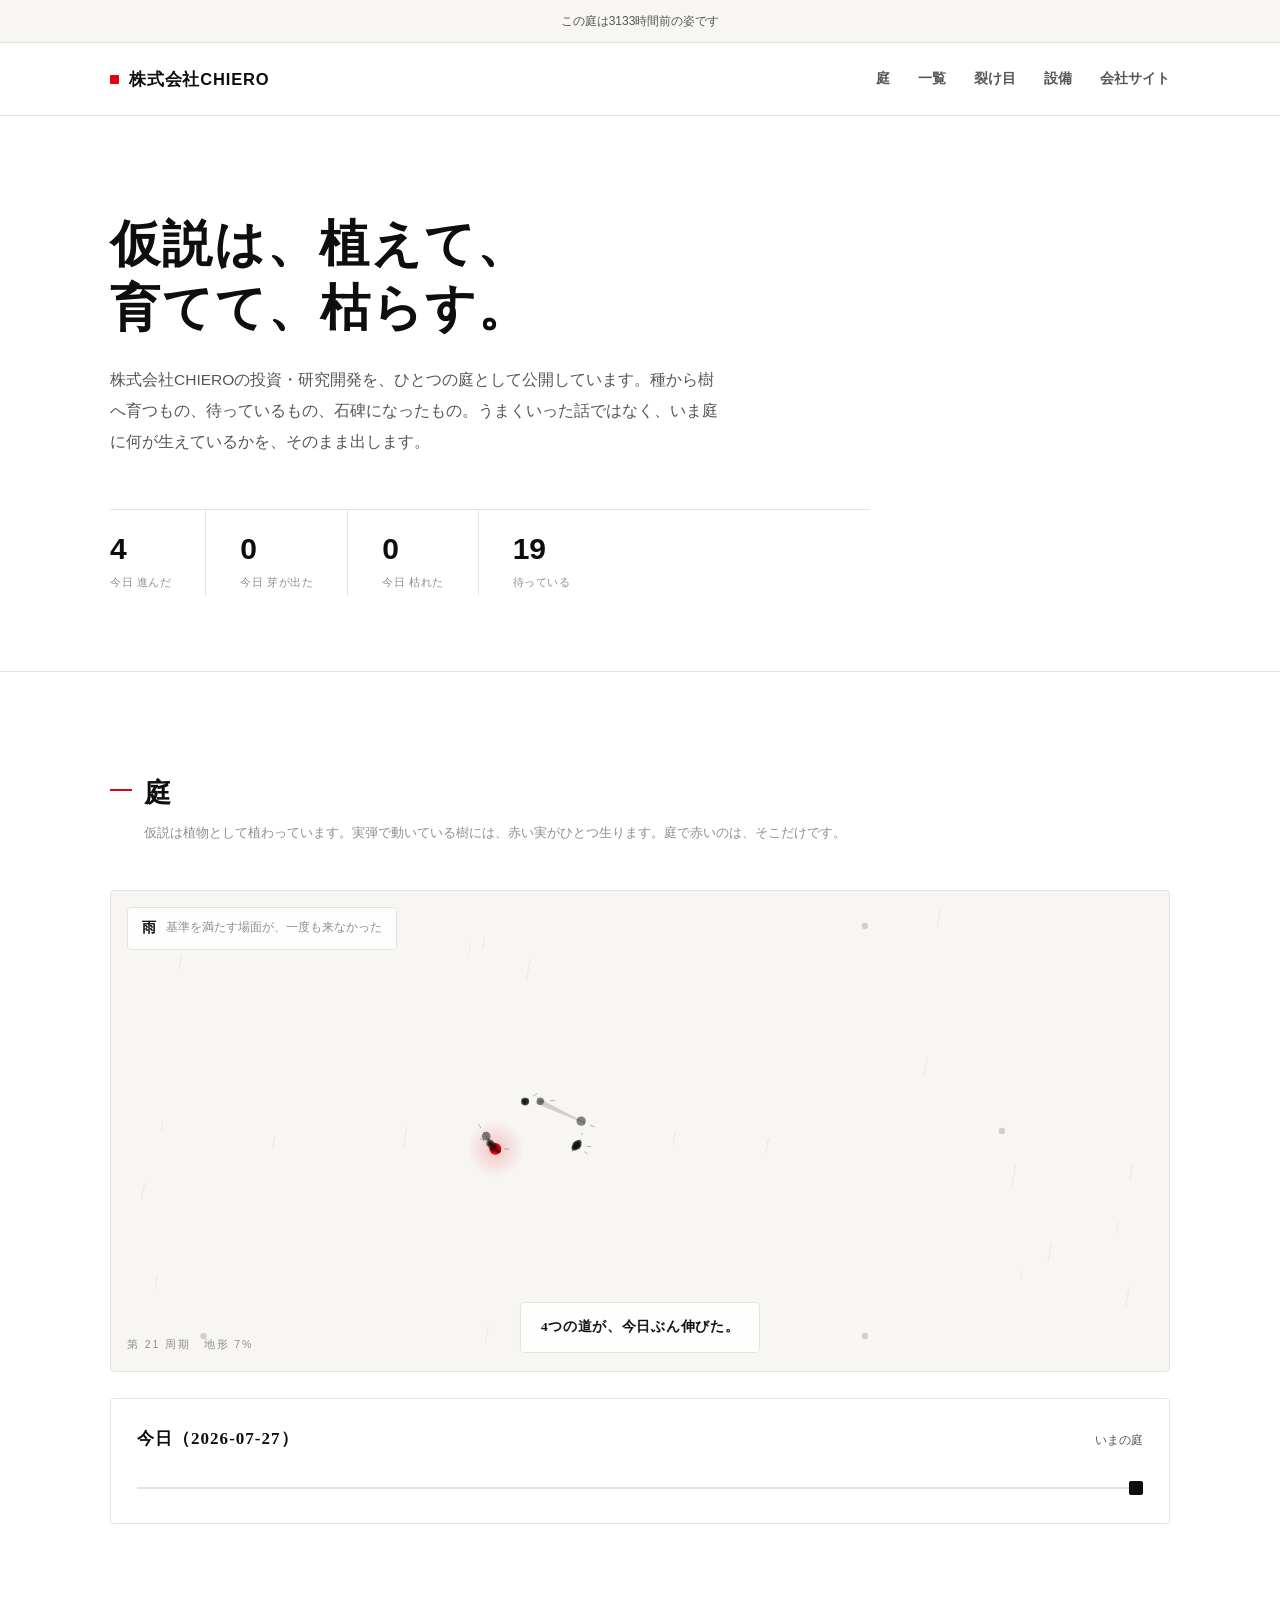
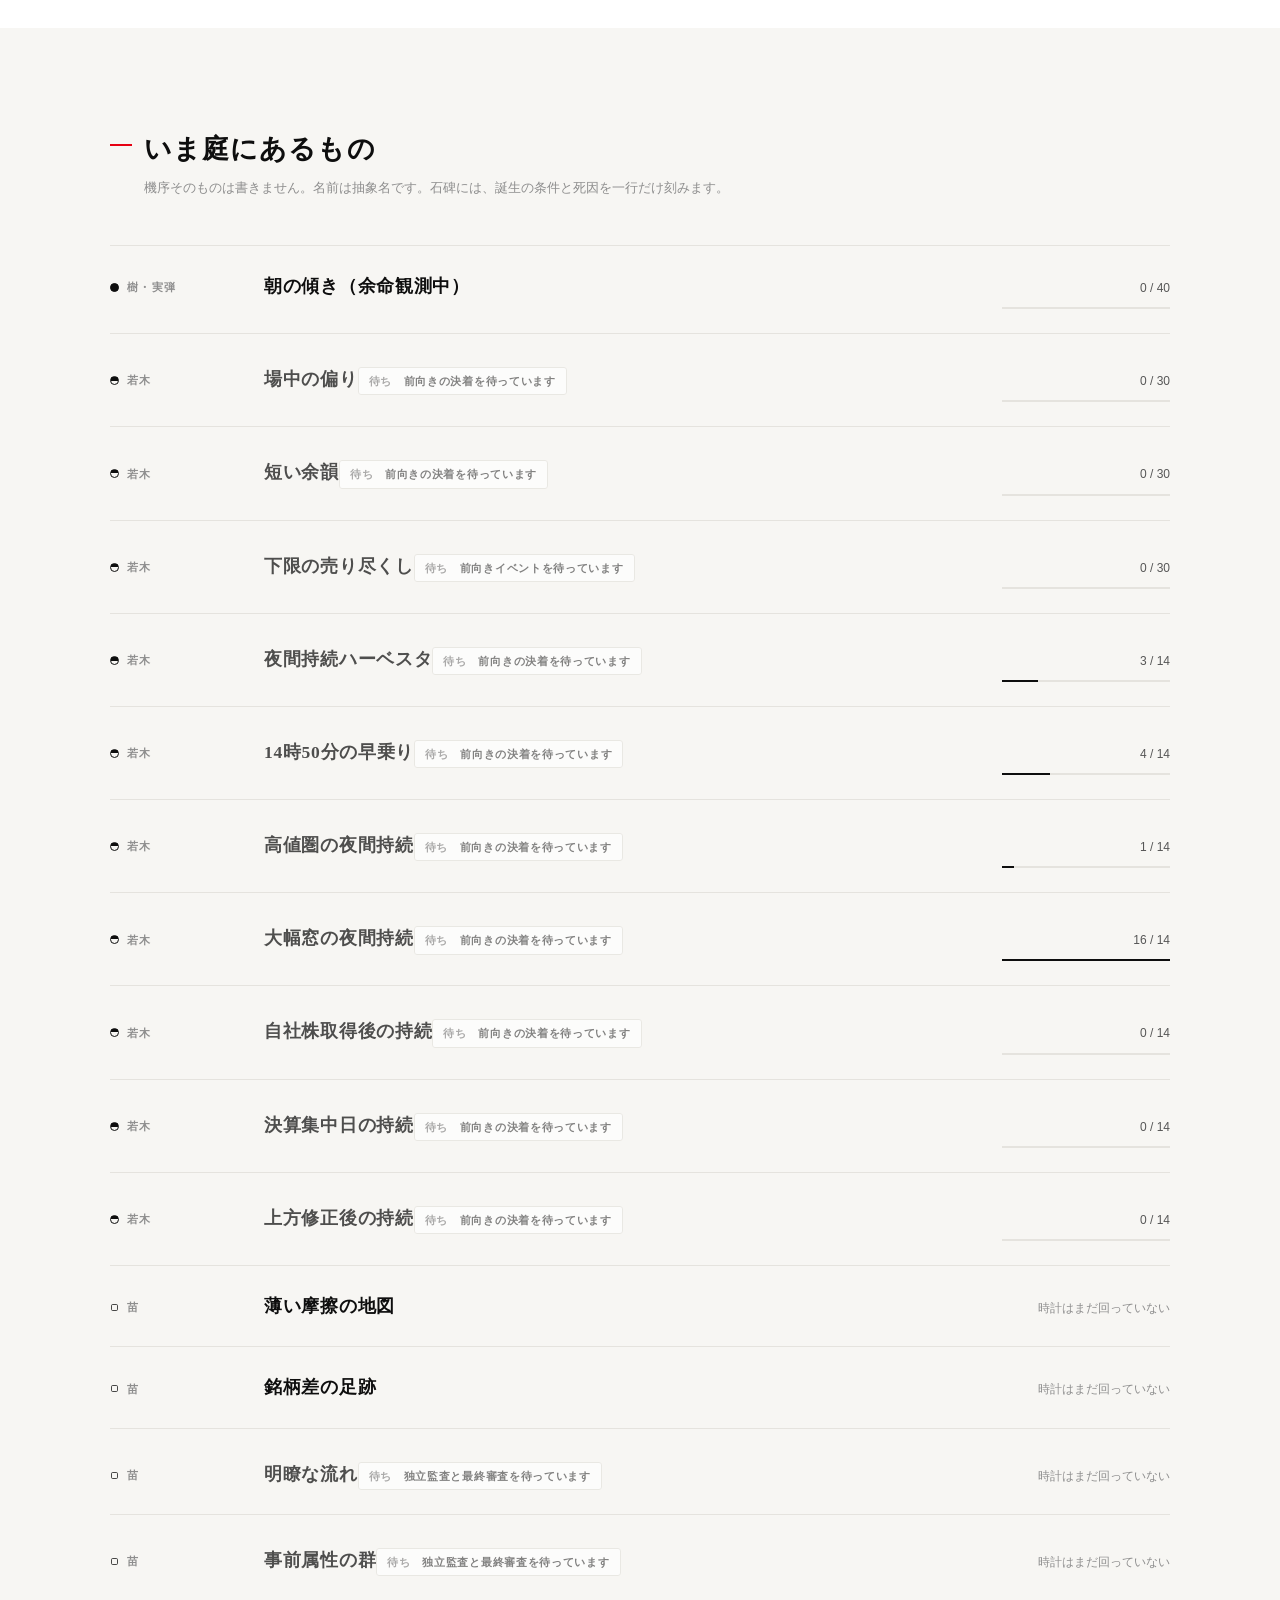
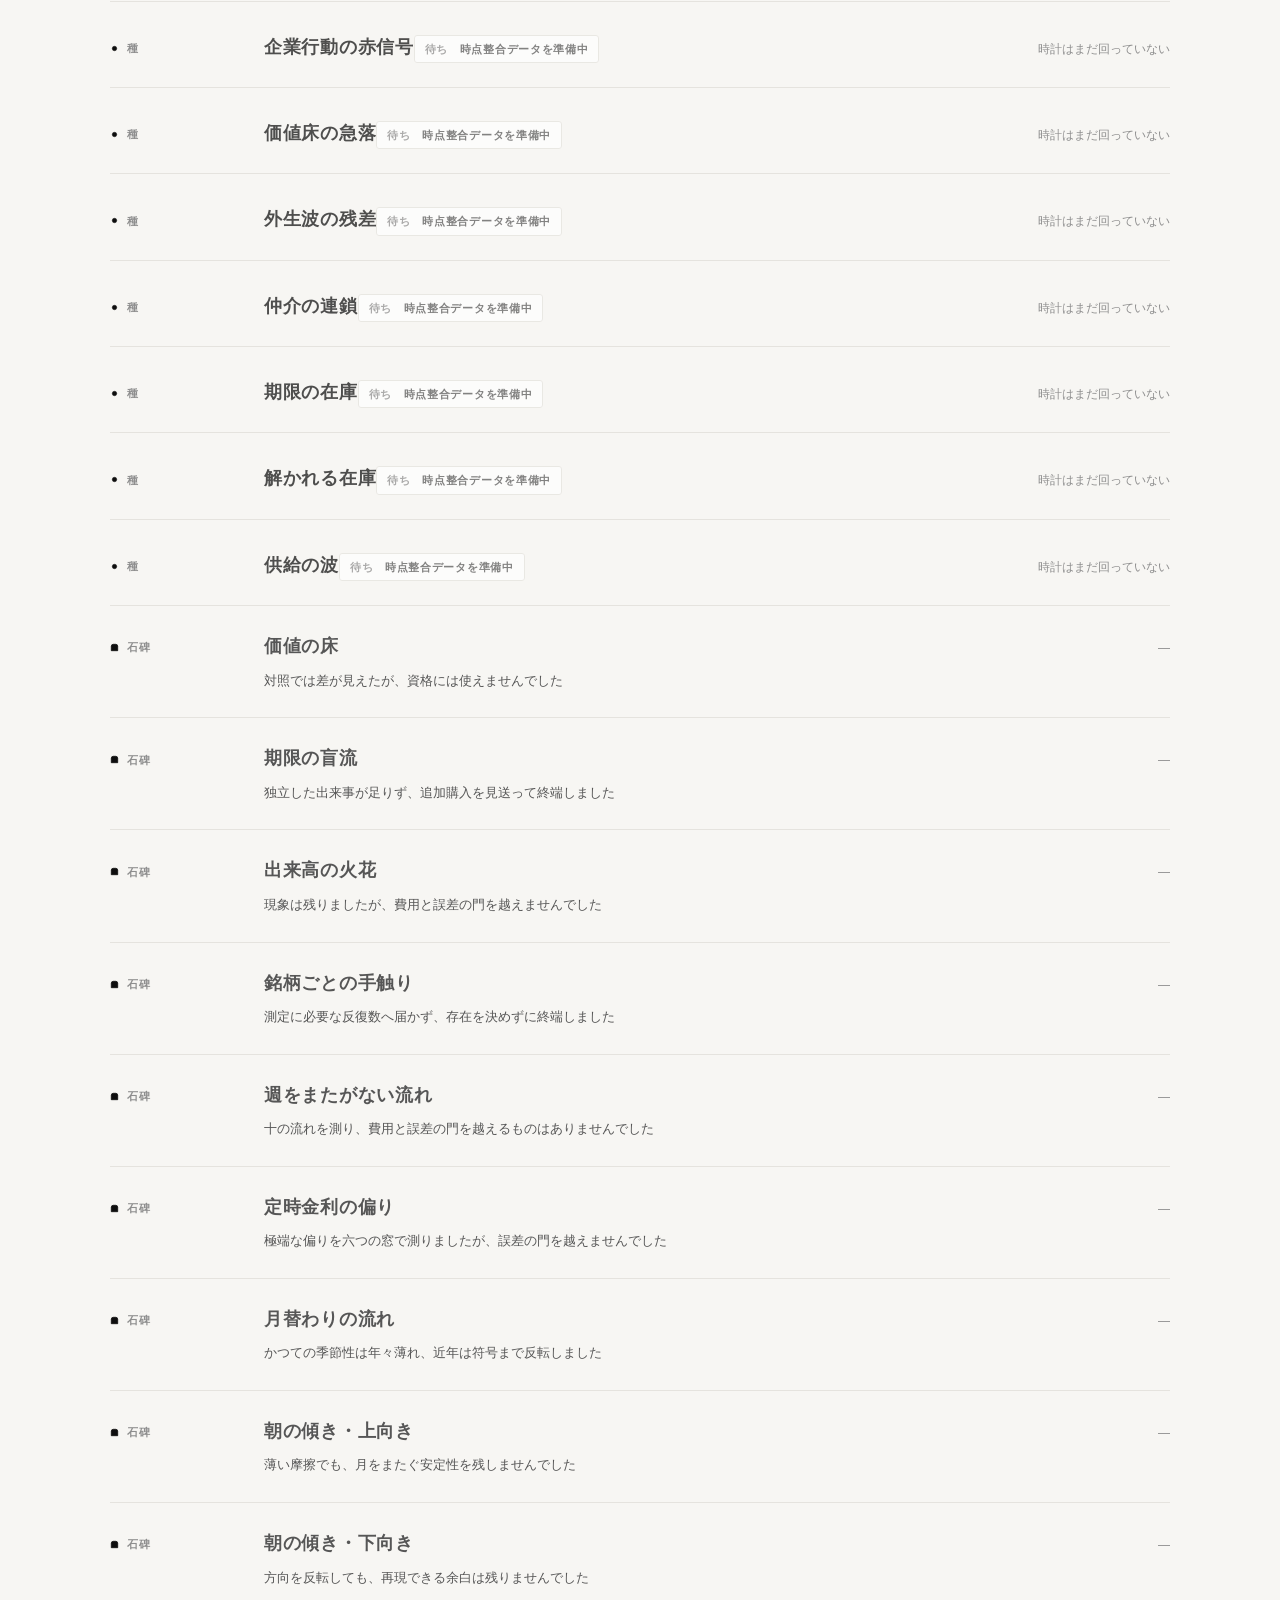
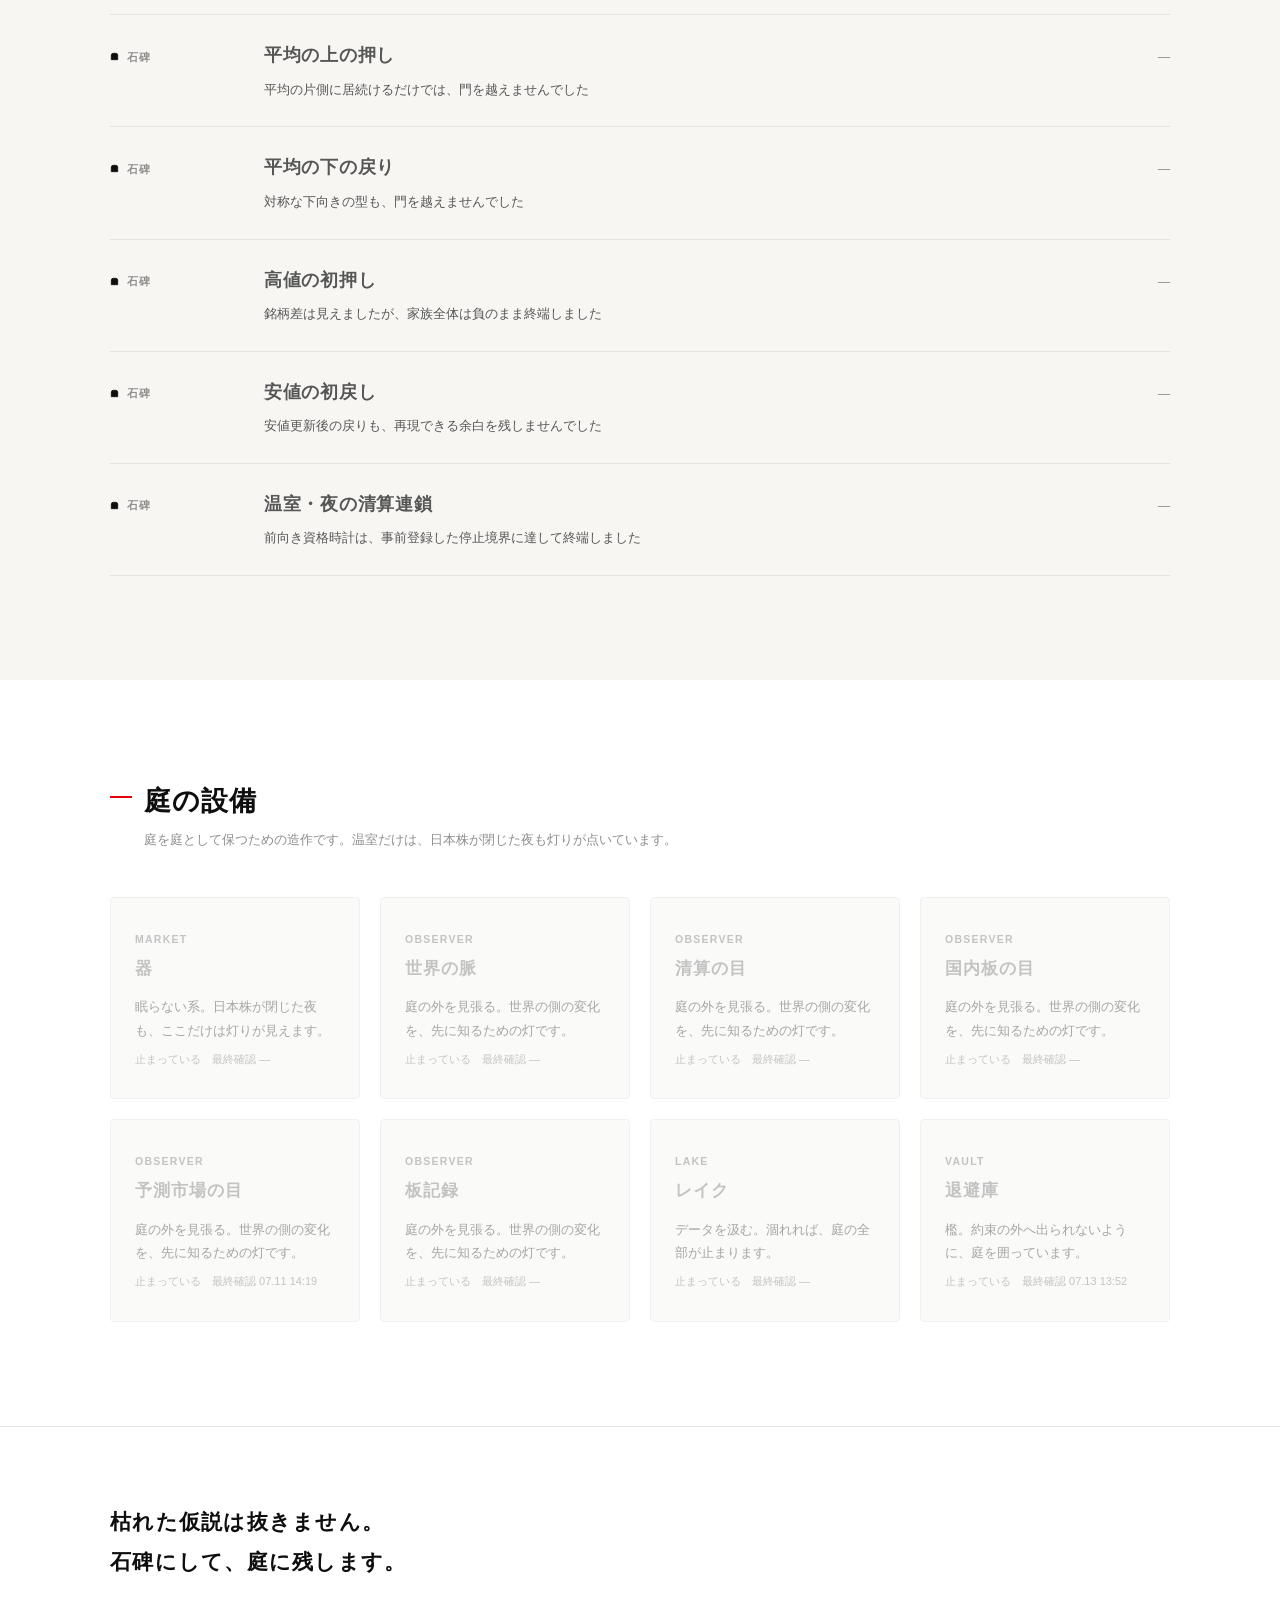
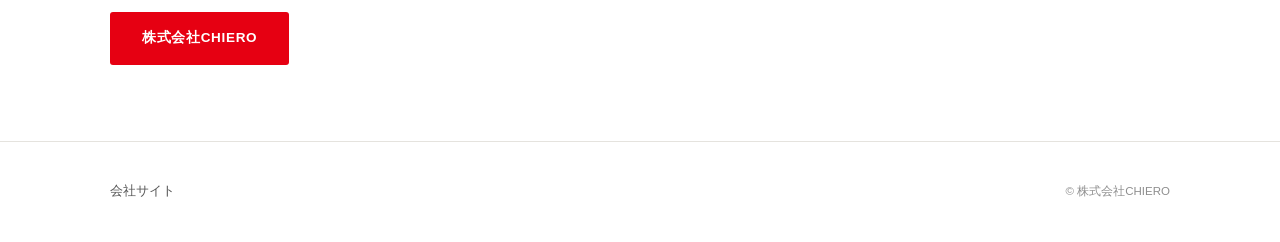
<file: garden/index.html>
<!DOCTYPE html>
<html lang="ja">
<head>
<meta charset="UTF-8">
<meta name="viewport" content="width=device-width, initial-scale=1.0">
<title>庭 — 仮説の生態図｜株式会社CHIERO</title>
<meta name="description" content="株式会社CHIEROの投資・研究開発を、仮説の庭として公開しています。種から樹へ育つもの、石碑になったもの、待っているもの。すべて実際の記録です。">
<meta property="og:type" content="website">
<meta property="og:site_name" content="株式会社CHIERO">
<meta property="og:locale" content="ja_JP">
<meta property="og:title" content="庭 — 仮説の生態図｜株式会社CHIERO">
<meta property="og:description" content="種から樹へ育つもの、石碑になったもの、待っているもの。すべて実際の記録です。">
<meta name="theme-color" content="#FFFFFF">
<link rel="icon" href="data:,">
<style>
/* ============================================================
   庭 — 仮説の生態図
   ------------------------------------------------------------
   典拠: repository root DESIGN.md（面の正本）
   - 値は :root からそのまま。新しい色を発明しない
   - 赤は庭全体で一点。実弾の樹の実だけ（＝詰まりを取る一点）
   - 二書体のみ。Webフォントを読まない
   - 本文をJSの人質にしない。JSが死んでも全文読める
   - ライブラリゼロ
   ============================================================ */
:root{
  --red:#E60012; --red-d:#B8000E; --ink:#0E0E0E; --sub:#565656; --faint:#8E8E8E;
  --paper:#FFFFFF; --alt:#F7F6F3; --line:#E5E3DE;
  --g:"Hiragino Sans","Yu Gothic Medium","Noto Sans JP",-apple-system,BlinkMacSystemFont,sans-serif;
  --m:"Hiragino Mincho ProN","Yu Mincho",serif;
}
*{margin:0;padding:0;box-sizing:border-box}
html{scroll-behavior:smooth}
body{font-family:var(--g);color:var(--ink);background:var(--paper);
  font-size:15.5px;line-height:1.85;font-feature-settings:"palt" 1;-webkit-font-smoothing:antialiased}
a{color:inherit;text-decoration:none}
.stale-banner{position:relative;z-index:80;padding:10px 24px;border-bottom:1px solid var(--line);
  background:var(--alt);color:var(--sub);font-size:12px;text-align:center}
::selection{background:var(--red);color:#fff}
a:focus-visible{outline:3px solid var(--red);outline-offset:3px;border-radius:3px}
.wrap{max-width:1140px;margin:0 auto;padding:0 40px}
.sr{position:absolute;width:1px;height:1px;overflow:hidden;clip-path:inset(50%);white-space:nowrap}

/* ---------- header（chiero.jp と同一） ---------- */
header{position:sticky;top:0;z-index:60;background:rgba(255,255,255,.9);
  backdrop-filter:blur(12px);border-bottom:1px solid var(--line)}
.nav{display:flex;align-items:center;gap:34px;height:72px}
.logo{display:flex;align-items:center;gap:10px;font-weight:700;font-size:16.5px;letter-spacing:.05em}
.logo .sq{width:9px;height:9px;background:var(--red);border-radius:1px;flex:none}
.nav-links{display:flex;gap:28px;font-size:13.5px;font-weight:600;color:var(--sub);margin-left:auto}
.nav-links a:hover{color:var(--red)}

/* ---------- 見出し（DESIGN.md §4: 明朝・前に赤22×2pxの線） ---------- */
section{padding:104px 0}
.alt{background:var(--alt)}
h2{font-family:var(--m);font-weight:600;font-size:min(27px,5.6vw);line-height:1.28;
  letter-spacing:.04em;position:relative;padding-left:34px}
h2::before{content:"";position:absolute;left:0;top:50%;width:22px;height:2px;background:var(--red);
  transform:translateY(-5px)}
.note{font-size:13px;color:var(--faint);padding-left:34px;margin-top:10px;line-height:1.9}

/* ---------- 序 ---------- */
.hero{padding:96px 0 76px;border-bottom:1px solid var(--line)}
.hero h1{font-family:var(--m);font-weight:600;font-size:clamp(30px,5vw,50px);line-height:1.28;
  letter-spacing:.04em;margin-bottom:24px}
.hero p{font-size:15.5px;line-height:2;color:var(--sub);max-width:620px}

/* ---------- 今日の差分（事実の帯。DESIGN.md §4） ---------- */
.delta{display:flex;flex-wrap:wrap;margin-top:52px;border-top:1px solid var(--line);max-width:760px}
.delta div{padding:22px 34px 0 0;margin-right:34px;border-right:1px solid var(--line)}
.delta div:last-child{border-right:none;margin-right:0;padding-right:0}
.delta b{display:block;font-size:clamp(22px,2.4vw,30px);font-weight:700;line-height:1.15;
  font-feature-settings:"tnum"}
.delta i{font-style:normal;font-size:11px;color:var(--faint);letter-spacing:.05em}

/* ---------- 庭の絵 ---------- */
.garden{position:relative;margin-top:44px;border:1px solid var(--line);border-radius:4px;
  background:var(--alt);overflow:hidden}
#niwa{display:block;width:100%;height:min(58vw,480px)}
/* 天気の札。雨の日を状態として置く */
.tenki{position:absolute;top:16px;left:16px;display:flex;align-items:center;gap:9px;
  background:rgba(255,255,255,.86);backdrop-filter:blur(8px);border:1px solid var(--line);
  border-radius:4px;padding:8px 14px}
.tenki b{font-family:var(--m);font-size:13.5px;font-weight:600;letter-spacing:.08em}
.tenki span{font-size:11.5px;color:var(--faint)}
/* JSが死んだときは絵の枠ごと畳む。空の箱を残さない */

/* ---------- 庭が語る。参考作品の下部ティッカーに当たる ---------- */
.katari{position:absolute;left:50%;bottom:18px;transform:translateX(-50%);max-width:min(560px,86%);
  background:rgba(255,255,255,.9);backdrop-filter:blur(8px);border:1px solid var(--line);
  border-radius:4px;padding:12px 20px;text-align:center}
.katari p{font-family:var(--m);font-size:13.5px;font-weight:600;letter-spacing:.05em;line-height:1.8;
  opacity:0;transition:opacity .42s ease}
.katari p[data-on="1"]{opacity:1}
/* 周期。世界が回り続けていることの目盛り */
.shuki{position:absolute;left:16px;bottom:16px;font-size:10.5px;letter-spacing:.18em;color:var(--faint);
  font-feature-settings:"tnum"}

.no-js .garden{display:none}
.no-js .lapse{display:none}

/* ---------- タイムラプス ---------- */
.lapse{margin-top:26px;border:1px solid var(--line);border-radius:4px;padding:24px 26px;background:var(--paper)}
.lapse-top{display:flex;align-items:baseline;gap:14px;flex-wrap:wrap;margin-bottom:16px}
.lapse-top b{font-family:var(--m);font-size:17px;font-weight:600;letter-spacing:.06em}
.lapse-top .d{margin-left:auto;font-size:12px;color:var(--sub);display:flex;align-items:baseline;
  gap:10px;flex-wrap:wrap}
.lapse-item{display:inline-flex;align-items:baseline;gap:4px}
.lapse-item b{font-family:var(--m);font-size:16px;font-weight:600;font-feature-settings:"tnum"}
.lapse-item small{font-size:10.5px;color:var(--faint)}
/* つまみ。DESIGN.md §4のボタンに合わせ、影を付けず角を丸くしすぎない */
.lapse input[type=range]{-webkit-appearance:none;appearance:none;width:100%;height:2px;
  background:var(--line);outline:none;margin:6px 0 0}
.lapse input[type=range]::-webkit-slider-thumb{-webkit-appearance:none;appearance:none;
  width:14px;height:14px;border-radius:2px;background:var(--ink);cursor:pointer;border:none}
.lapse input[type=range]::-moz-range-thumb{width:14px;height:14px;border-radius:2px;
  background:var(--ink);cursor:pointer;border:none}
.lapse input[type=range]:disabled::-webkit-slider-thumb{background:var(--line)}
.lapse input[type=range]:focus-visible::-webkit-slider-thumb{outline:3px solid var(--red);outline-offset:2px}
.lapse-note{font-size:12px;color:var(--faint);line-height:1.9;margin-top:14px}
.lapse[data-state="ready"] .lapse-note{display:none}
.lapse[data-state="thin"] .lapse-top .d{display:none}

/* ---------- 一覧（静的フォールバック＝本文） ---------- */
.list{margin-top:44px;border-top:1px solid var(--line)}
.row{display:grid;grid-template-columns:130px 1fr 168px;gap:24px;align-items:baseline;
  padding:24px 0;border-bottom:1px solid var(--line)}
.row .stage{font-size:11px;font-weight:700;letter-spacing:.12em;color:var(--faint);
  display:flex;align-items:center;gap:8px}
/* 段階は色ではなく形で示す。セマンティックカラーを作らない（DESIGN.md §2） */
.row .stage i{width:9px;height:9px;flex:none;border:1px solid var(--ink);border-radius:50%;font-style:normal}
.row[data-stage="seed"] .stage i{border-radius:50%;background:var(--ink);transform:scale(.55)}
.row[data-stage="sprout"] .stage i{border-radius:50% 50% 50% 0;transform:rotate(45deg) scale(.8)}
.row[data-stage="sapling"] .stage i{border-radius:2px;transform:scale(.75)}
.row[data-stage="young_tree"] .stage i{border-radius:50%;background:linear-gradient(var(--ink) 50%,transparent 50%)}
.row[data-stage="tree"] .stage i{border-radius:50%;background:var(--ink)}
.row[data-stage="monument"] .stage i{border-radius:3px 3px 0 0;background:var(--ink);transform:scale(.8)}
.row .name{font-family:var(--m);font-size:17.5px;font-weight:600;letter-spacing:.04em}
.row .epi{display:block;font-family:var(--g);font-size:12.5px;font-weight:400;color:var(--sub);
  margin-top:7px;letter-spacing:0;line-height:1.9}
.row .fuda{display:inline-block;margin-top:9px;font-size:11px;color:var(--sub);
  border:1px solid var(--line);border-radius:3px;padding:3px 10px;background:var(--paper)}
.row .fuda::before{content:"待ち　";color:var(--faint)}
.row .clock{font-size:12px;color:var(--sub);font-feature-settings:"tnum";text-align:right}
.row .clock .bar{display:block;height:2px;background:var(--line);margin-top:8px;position:relative}
.row .clock .bar i{position:absolute;inset:0 auto 0 0;background:var(--ink)}
.row .clock .none{color:var(--faint)}
/* 弱っている株は、色ではなく濃度と傾きで示す */
.row[data-state="yellow"] .name{opacity:.72}
.row[data-state="red"] .name{opacity:.5;text-decoration:underline;text-decoration-style:wavy;
  text-decoration-color:var(--line);text-underline-offset:6px}
.row[data-state="gray"] .name{color:var(--faint)}
.row[data-stage="monument"] .name{color:var(--sub)}

/* ---------- 設備 ---------- */
.organs{display:grid;grid-template-columns:repeat(4,1fr);gap:20px;margin-top:44px}
.organ{border:1px solid var(--line);border-radius:4px;padding:26px 24px;background:var(--paper)}
.organ b{display:block;font-family:var(--m);font-size:17px;font-weight:600;letter-spacing:.06em;margin-bottom:6px}
.organ .kind{font-size:10.5px;font-weight:700;letter-spacing:.12em;color:var(--faint)}
.organ p{font-size:12.5px;color:var(--sub);line-height:1.9;margin-top:12px}
.organ .st{margin-top:14px;font-size:11px;color:var(--faint);font-feature-settings:"tnum"}
.organ[data-status="yellow"]{opacity:.72}
.organ[data-status="red"]{background:var(--alt);opacity:.52}
.organ[data-status="red"] b{color:var(--faint)}

/* ---------- 結 ---------- */
.back{border-top:1px solid var(--line);padding:76px 0}
.back p{font-family:var(--m);font-size:min(21px,4.6vw);font-weight:600;letter-spacing:.06em;
  line-height:1.9;margin-bottom:30px}
.btn{display:inline-block;background:var(--red);color:#fff;font-weight:700;font-size:13.5px;
  letter-spacing:.05em;border-radius:3px;padding:14px 32px;transition:background .25s}
.btn:hover{background:var(--red-d)}
footer{border-top:1px solid var(--line);padding:38px 0}
.foot{display:flex;justify-content:space-between;align-items:center;gap:20px;flex-wrap:wrap}
.foot a{font-size:12.5px;color:var(--sub)}
.foot a:hover{color:var(--red)}
.copy{font-size:11.5px;color:var(--faint)}

/* ---------- 出現。本文を人質に取らない（1.8秒の保険はJS側） ---------- */
.js .rv{opacity:0;transform:translateY(14px)}
.js .rv.on{opacity:1;transform:none;transition:opacity .8s cubic-bezier(.2,.6,.2,1),transform .8s cubic-bezier(.2,.6,.2,1)}
@media(prefers-reduced-motion:reduce){.js .rv{opacity:1;transform:none}}

@media(max-width:880px){
  .wrap{padding:0 22px}
  .nav{height:60px}
  .nav-links{display:none}
  section{padding:64px 0}
  .hero{padding:56px 0 52px}
  /* 帯は4項目。横一列だと375pxで折り返し、3つ目の仕切り線が
     何もない場所へ突き出す。畳んで2×2にし、仕切りを格子に合わせる */
  .delta{margin-top:34px;display:grid;grid-template-columns:1fr 1fr}
  .delta div{padding:16px 14px;margin-right:0;
    border-right:1px solid var(--line);border-bottom:1px solid var(--line)}
  .delta div:nth-child(odd){padding-left:0}
  .delta div:nth-child(even){border-right:none}
  .delta div:nth-last-child(-n+2){border-bottom:none;padding-bottom:0}
  #niwa{height:62vw}
  .organs{grid-template-columns:1fr 1fr;gap:14px}
}
@media(max-width:560px){
  .row{grid-template-columns:1fr;gap:8px}
  .row .clock{text-align:left}
  .row .stage{color:var(--red)}
  .organs{grid-template-columns:1fr}
}
</style>
</head>
<body class="no-js">
<a class="sr" href="#niwa-sec">本文へ移動</a>

<header>
  <div class="wrap nav">
    <a class="logo" href="https://chiero.jp/"><span class="sq"></span>株式会社CHIERO</a>
    <nav class="nav-links">
      <a href="#niwa-sec">庭</a>
      <a href="#list-sec">一覧</a>
      <a href="graves.html">裂け目</a>
      <a href="#organs-sec">設備</a>
      <a href="https://chiero.jp/">会社サイト</a>
    </nav>
  </div>
</header>

<!-- ===== 序 ===== -->
<div class="hero">
  <div class="wrap">
    <h1>仮説は、植えて、<br>育てて、枯らす。</h1>
    <p>株式会社CHIEROの投資・研究開発を、ひとつの庭として公開しています。種から樹へ育つもの、待っているもの、石碑になったもの。うまくいった話ではなく、いま庭に何が生えているかを、そのまま出します。</p>
    <div class="delta" data-delta>
      <div><b data-d="advanced">4</b><i>今日 進んだ</i></div>
      <div><b data-d="born">0</b><i>今日 芽が出た</i></div>
      <div><b data-d="died">0</b><i>今日 枯れた</i></div>
      <div><b data-d="blocked">19</b><i>待っている</i></div>
    </div>
  </div>
</div>

<!-- ===== 庭 ===== -->
<section id="niwa-sec">
  <div class="wrap">
    <h2>庭</h2>
    <p class="note">仮説は植物として植わっています。実弾で動いている樹には、赤い実がひとつ生ります。庭で赤いのは、そこだけです。</p>
    <div class="garden">
      <canvas id="niwa" aria-hidden="true"></canvas>
      <p class="tenki" data-tenki><b>雨</b><span>基準を満たす場面が、一度も来なかった</span></p>
      <p class="shuki" data-shuki>　</p>
      <div class="katari"><p data-katari>　</p></div>
    </div>

    <div class="lapse" data-lapse data-state="thin">
      <p class="lapse-top">
        <b data-lapse-label>今日</b>
        <span class="d" data-lapse-diff></span>
      </p>
      <label class="sr" for="lapse-range">庭を遡る日付</label>
      <input id="lapse-range" type="range" min="0" max="0" value="0" step="1" disabled>
      <p class="lapse-note" data-lapse-note>この庭の履歴は、まだ今日ぶんしかありません。</p>
    </div>
  </div>
</section>

<!-- ===== 一覧（JS無効でも全文読める本文） ===== -->
<section id="list-sec" class="alt">
  <div class="wrap">
    <h2>いま庭にあるもの</h2>
    <p class="note">機序そのものは書きません。名前は抽象名です。石碑には、誕生の条件と死因を一行だけ刻みます。</p>
    <div class="list" data-list>
      <!-- BAKE:LIST:START -->
      <article class="row" data-stage="tree" data-state="green">
        <span class="stage"><i></i>樹・実弾</span>
        <span class="name">朝の傾き（余命観測中）</span>
        <span class="clock">0 / 40<span class="bar"><i style="width:0%"></i></span></span>
      </article>
      <article class="row" data-stage="young_tree" data-state="yellow">
        <span class="stage"><i></i>若木</span>
        <span class="name">場中の偏り<span class="fuda">前向きの決着を待っています</span></span>
        <span class="clock">0 / 30<span class="bar"><i style="width:0%"></i></span></span>
      </article>
      <article class="row" data-stage="young_tree" data-state="yellow">
        <span class="stage"><i></i>若木</span>
        <span class="name">短い余韻<span class="fuda">前向きの決着を待っています</span></span>
        <span class="clock">0 / 30<span class="bar"><i style="width:0%"></i></span></span>
      </article>
      <article class="row" data-stage="young_tree" data-state="yellow">
        <span class="stage"><i></i>若木</span>
        <span class="name">下限の売り尽くし<span class="fuda">前向きイベントを待っています</span></span>
        <span class="clock">0 / 30<span class="bar"><i style="width:0%"></i></span></span>
      </article>
      <article class="row" data-stage="young_tree" data-state="yellow">
        <span class="stage"><i></i>若木</span>
        <span class="name">夜間持続ハーベスタ<span class="fuda">前向きの決着を待っています</span></span>
        <span class="clock">3 / 14<span class="bar"><i style="width:21%"></i></span></span>
      </article>
      <article class="row" data-stage="young_tree" data-state="yellow">
        <span class="stage"><i></i>若木</span>
        <span class="name">14時50分の早乗り<span class="fuda">前向きの決着を待っています</span></span>
        <span class="clock">4 / 14<span class="bar"><i style="width:29%"></i></span></span>
      </article>
      <article class="row" data-stage="young_tree" data-state="yellow">
        <span class="stage"><i></i>若木</span>
        <span class="name">高値圏の夜間持続<span class="fuda">前向きの決着を待っています</span></span>
        <span class="clock">1 / 14<span class="bar"><i style="width:7%"></i></span></span>
      </article>
      <article class="row" data-stage="young_tree" data-state="yellow">
        <span class="stage"><i></i>若木</span>
        <span class="name">大幅窓の夜間持続<span class="fuda">前向きの決着を待っています</span></span>
        <span class="clock">16 / 14<span class="bar"><i style="width:100%"></i></span></span>
      </article>
      <article class="row" data-stage="young_tree" data-state="yellow">
        <span class="stage"><i></i>若木</span>
        <span class="name">自社株取得後の持続<span class="fuda">前向きの決着を待っています</span></span>
        <span class="clock">0 / 14<span class="bar"><i style="width:0%"></i></span></span>
      </article>
      <article class="row" data-stage="young_tree" data-state="yellow">
        <span class="stage"><i></i>若木</span>
        <span class="name">決算集中日の持続<span class="fuda">前向きの決着を待っています</span></span>
        <span class="clock">0 / 14<span class="bar"><i style="width:0%"></i></span></span>
      </article>
      <article class="row" data-stage="young_tree" data-state="yellow">
        <span class="stage"><i></i>若木</span>
        <span class="name">上方修正後の持続<span class="fuda">前向きの決着を待っています</span></span>
        <span class="clock">0 / 14<span class="bar"><i style="width:0%"></i></span></span>
      </article>
      <article class="row" data-stage="sapling" data-state="green">
        <span class="stage"><i></i>苗</span>
        <span class="name">薄い摩擦の地図</span>
        <span class="clock"><span class="none">時計はまだ回っていない</span></span>
      </article>
      <article class="row" data-stage="sapling" data-state="green">
        <span class="stage"><i></i>苗</span>
        <span class="name">銘柄差の足跡</span>
        <span class="clock"><span class="none">時計はまだ回っていない</span></span>
      </article>
      <article class="row" data-stage="sapling" data-state="yellow">
        <span class="stage"><i></i>苗</span>
        <span class="name">明瞭な流れ<span class="fuda">独立監査と最終審査を待っています</span></span>
        <span class="clock"><span class="none">時計はまだ回っていない</span></span>
      </article>
      <article class="row" data-stage="sapling" data-state="yellow">
        <span class="stage"><i></i>苗</span>
        <span class="name">事前属性の群<span class="fuda">独立監査と最終審査を待っています</span></span>
        <span class="clock"><span class="none">時計はまだ回っていない</span></span>
      </article>
      <article class="row" data-stage="seed" data-state="yellow">
        <span class="stage"><i></i>種</span>
        <span class="name">企業行動の赤信号<span class="fuda">時点整合データを準備中</span></span>
        <span class="clock"><span class="none">時計はまだ回っていない</span></span>
      </article>
      <article class="row" data-stage="seed" data-state="yellow">
        <span class="stage"><i></i>種</span>
        <span class="name">価値床の急落<span class="fuda">時点整合データを準備中</span></span>
        <span class="clock"><span class="none">時計はまだ回っていない</span></span>
      </article>
      <article class="row" data-stage="seed" data-state="yellow">
        <span class="stage"><i></i>種</span>
        <span class="name">外生波の残差<span class="fuda">時点整合データを準備中</span></span>
        <span class="clock"><span class="none">時計はまだ回っていない</span></span>
      </article>
      <article class="row" data-stage="seed" data-state="yellow">
        <span class="stage"><i></i>種</span>
        <span class="name">仲介の連鎖<span class="fuda">時点整合データを準備中</span></span>
        <span class="clock"><span class="none">時計はまだ回っていない</span></span>
      </article>
      <article class="row" data-stage="seed" data-state="yellow">
        <span class="stage"><i></i>種</span>
        <span class="name">期限の在庫<span class="fuda">時点整合データを準備中</span></span>
        <span class="clock"><span class="none">時計はまだ回っていない</span></span>
      </article>
      <article class="row" data-stage="seed" data-state="yellow">
        <span class="stage"><i></i>種</span>
        <span class="name">解かれる在庫<span class="fuda">時点整合データを準備中</span></span>
        <span class="clock"><span class="none">時計はまだ回っていない</span></span>
      </article>
      <article class="row" data-stage="seed" data-state="yellow">
        <span class="stage"><i></i>種</span>
        <span class="name">供給の波<span class="fuda">時点整合データを準備中</span></span>
        <span class="clock"><span class="none">時計はまだ回っていない</span></span>
      </article>
      <article class="row" data-stage="monument" data-state="gray">
        <span class="stage"><i></i>石碑</span>
        <span class="name">価値の床<span class="epi">対照では差が見えたが、資格には使えませんでした</span></span>
        <span class="clock"><span class="none">—</span></span>
      </article>
      <article class="row" data-stage="monument" data-state="gray">
        <span class="stage"><i></i>石碑</span>
        <span class="name">期限の盲流<span class="epi">独立した出来事が足りず、追加購入を見送って終端しました</span></span>
        <span class="clock"><span class="none">—</span></span>
      </article>
      <article class="row" data-stage="monument" data-state="gray">
        <span class="stage"><i></i>石碑</span>
        <span class="name">出来高の火花<span class="epi">現象は残りましたが、費用と誤差の門を越えませんでした</span></span>
        <span class="clock"><span class="none">—</span></span>
      </article>
      <article class="row" data-stage="monument" data-state="gray">
        <span class="stage"><i></i>石碑</span>
        <span class="name">銘柄ごとの手触り<span class="epi">測定に必要な反復数へ届かず、存在を決めずに終端しました</span></span>
        <span class="clock"><span class="none">—</span></span>
      </article>
      <article class="row" data-stage="monument" data-state="gray">
        <span class="stage"><i></i>石碑</span>
        <span class="name">週をまたがない流れ<span class="epi">十の流れを測り、費用と誤差の門を越えるものはありませんでした</span></span>
        <span class="clock"><span class="none">—</span></span>
      </article>
      <article class="row" data-stage="monument" data-state="gray">
        <span class="stage"><i></i>石碑</span>
        <span class="name">定時金利の偏り<span class="epi">極端な偏りを六つの窓で測りましたが、誤差の門を越えませんでした</span></span>
        <span class="clock"><span class="none">—</span></span>
      </article>
      <article class="row" data-stage="monument" data-state="gray">
        <span class="stage"><i></i>石碑</span>
        <span class="name">月替わりの流れ<span class="epi">かつての季節性は年々薄れ、近年は符号まで反転しました</span></span>
        <span class="clock"><span class="none">—</span></span>
      </article>
      <article class="row" data-stage="monument" data-state="gray">
        <span class="stage"><i></i>石碑</span>
        <span class="name">朝の傾き・上向き<span class="epi">薄い摩擦でも、月をまたぐ安定性を残しませんでした</span></span>
        <span class="clock"><span class="none">—</span></span>
      </article>
      <article class="row" data-stage="monument" data-state="gray">
        <span class="stage"><i></i>石碑</span>
        <span class="name">朝の傾き・下向き<span class="epi">方向を反転しても、再現できる余白は残りませんでした</span></span>
        <span class="clock"><span class="none">—</span></span>
      </article>
      <article class="row" data-stage="monument" data-state="gray">
        <span class="stage"><i></i>石碑</span>
        <span class="name">平均の上の押し<span class="epi">平均の片側に居続けるだけでは、門を越えませんでした</span></span>
        <span class="clock"><span class="none">—</span></span>
      </article>
      <article class="row" data-stage="monument" data-state="gray">
        <span class="stage"><i></i>石碑</span>
        <span class="name">平均の下の戻り<span class="epi">対称な下向きの型も、門を越えませんでした</span></span>
        <span class="clock"><span class="none">—</span></span>
      </article>
      <article class="row" data-stage="monument" data-state="gray">
        <span class="stage"><i></i>石碑</span>
        <span class="name">高値の初押し<span class="epi">銘柄差は見えましたが、家族全体は負のまま終端しました</span></span>
        <span class="clock"><span class="none">—</span></span>
      </article>
      <article class="row" data-stage="monument" data-state="gray">
        <span class="stage"><i></i>石碑</span>
        <span class="name">安値の初戻し<span class="epi">安値更新後の戻りも、再現できる余白を残しませんでした</span></span>
        <span class="clock"><span class="none">—</span></span>
      </article>
      <article class="row" data-stage="monument" data-state="gray">
        <span class="stage"><i></i>石碑</span>
        <span class="name">温室・夜の清算連鎖<span class="epi">前向き資格時計は、事前登録した停止境界に達して終端しました</span></span>
        <span class="clock"><span class="none">—</span></span>
      </article>
<!-- BAKE:LIST:END -->
    </div>
  </div>
</section>

<!-- ===== 設備 ===== -->
<section id="organs-sec">
  <div class="wrap">
    <h2>庭の設備</h2>
    <p class="note">庭を庭として保つための造作です。温室だけは、日本株が閉じた夜も灯りが点いています。</p>
    <div class="organs" data-organs>
      <!-- BAKE:ORGANS:START -->
      <div class="organ" data-status="red"><span class="kind">MARKET</span><b>器</b>
        <p>眠らない系。日本株が閉じた夜も、ここだけは灯りが見えます。</p><span class="st">止まっている　最終確認 —</span></div>
      <div class="organ" data-status="red"><span class="kind">OBSERVER</span><b>世界の脈</b>
        <p>庭の外を見張る。世界の側の変化を、先に知るための灯です。</p><span class="st">止まっている　最終確認 —</span></div>
      <div class="organ" data-status="red"><span class="kind">OBSERVER</span><b>清算の目</b>
        <p>庭の外を見張る。世界の側の変化を、先に知るための灯です。</p><span class="st">止まっている　最終確認 —</span></div>
      <div class="organ" data-status="red"><span class="kind">OBSERVER</span><b>国内板の目</b>
        <p>庭の外を見張る。世界の側の変化を、先に知るための灯です。</p><span class="st">止まっている　最終確認 —</span></div>
      <div class="organ" data-status="red"><span class="kind">OBSERVER</span><b>予測市場の目</b>
        <p>庭の外を見張る。世界の側の変化を、先に知るための灯です。</p><span class="st">止まっている　最終確認 07.11 23:19</span></div>
      <div class="organ" data-status="red"><span class="kind">OBSERVER</span><b>板記録</b>
        <p>庭の外を見張る。世界の側の変化を、先に知るための灯です。</p><span class="st">止まっている　最終確認 —</span></div>
      <div class="organ" data-status="red"><span class="kind">LAKE</span><b>レイク</b>
        <p>データを汲む。涸れれば、庭の全部が止まります。</p><span class="st">止まっている　最終確認 —</span></div>
      <div class="organ" data-status="red"><span class="kind">VAULT</span><b>退避庫</b>
        <p>檻。約束の外へ出られないように、庭を囲っています。</p><span class="st">止まっている　最終確認 07.13 22:52</span></div>
<!-- BAKE:ORGANS:END -->
    </div>
  </div>
</section>

<!-- ===== 結 ===== -->
<div class="back">
  <div class="wrap">
    <p>枯れた仮説は抜きません。<br>石碑にして、庭に残します。</p>
    <a class="btn" href="https://chiero.jp/">株式会社CHIERO</a>
  </div>
</div>

<footer>
  <div class="wrap foot">
    <a href="https://chiero.jp/">会社サイト</a>
    <span class="copy">© 株式会社CHIERO</span>
  </div>
</footer>

<script src="app.js" type="module"></script>
</body>
</html>
</file>
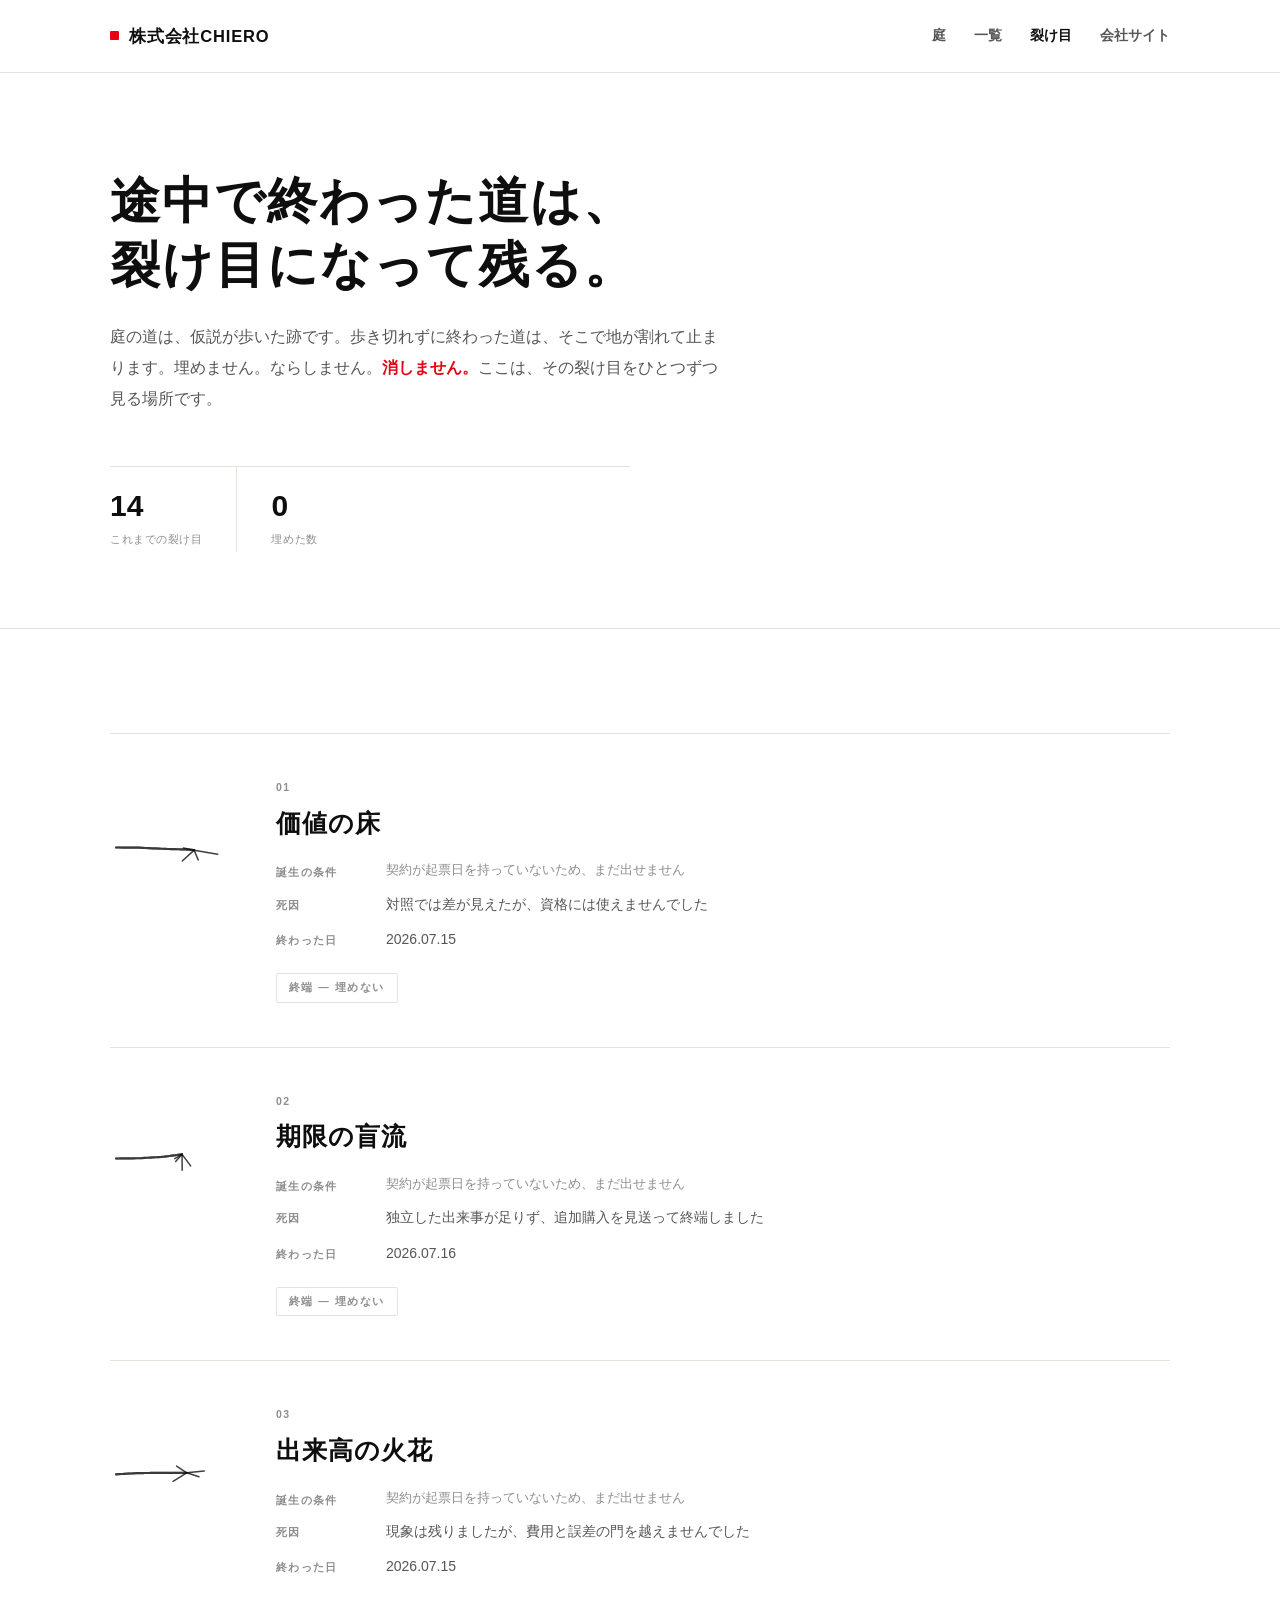
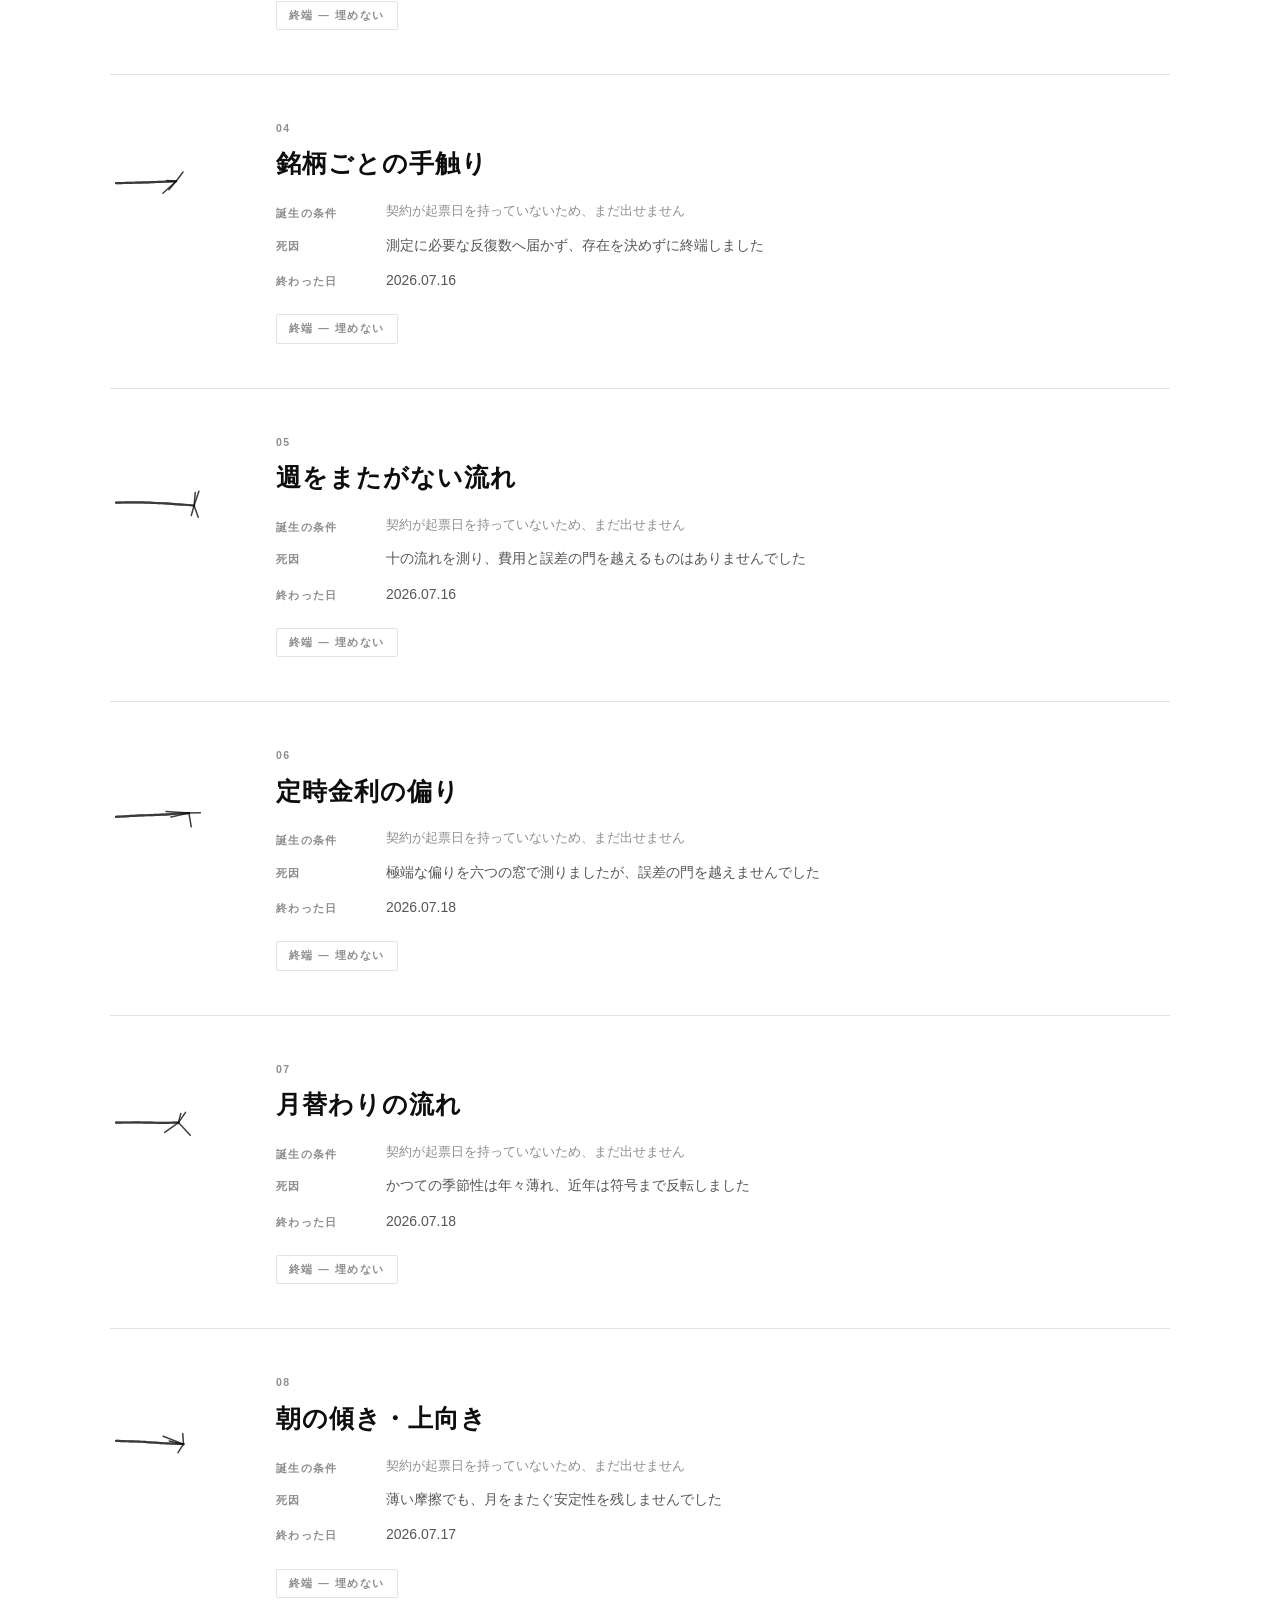
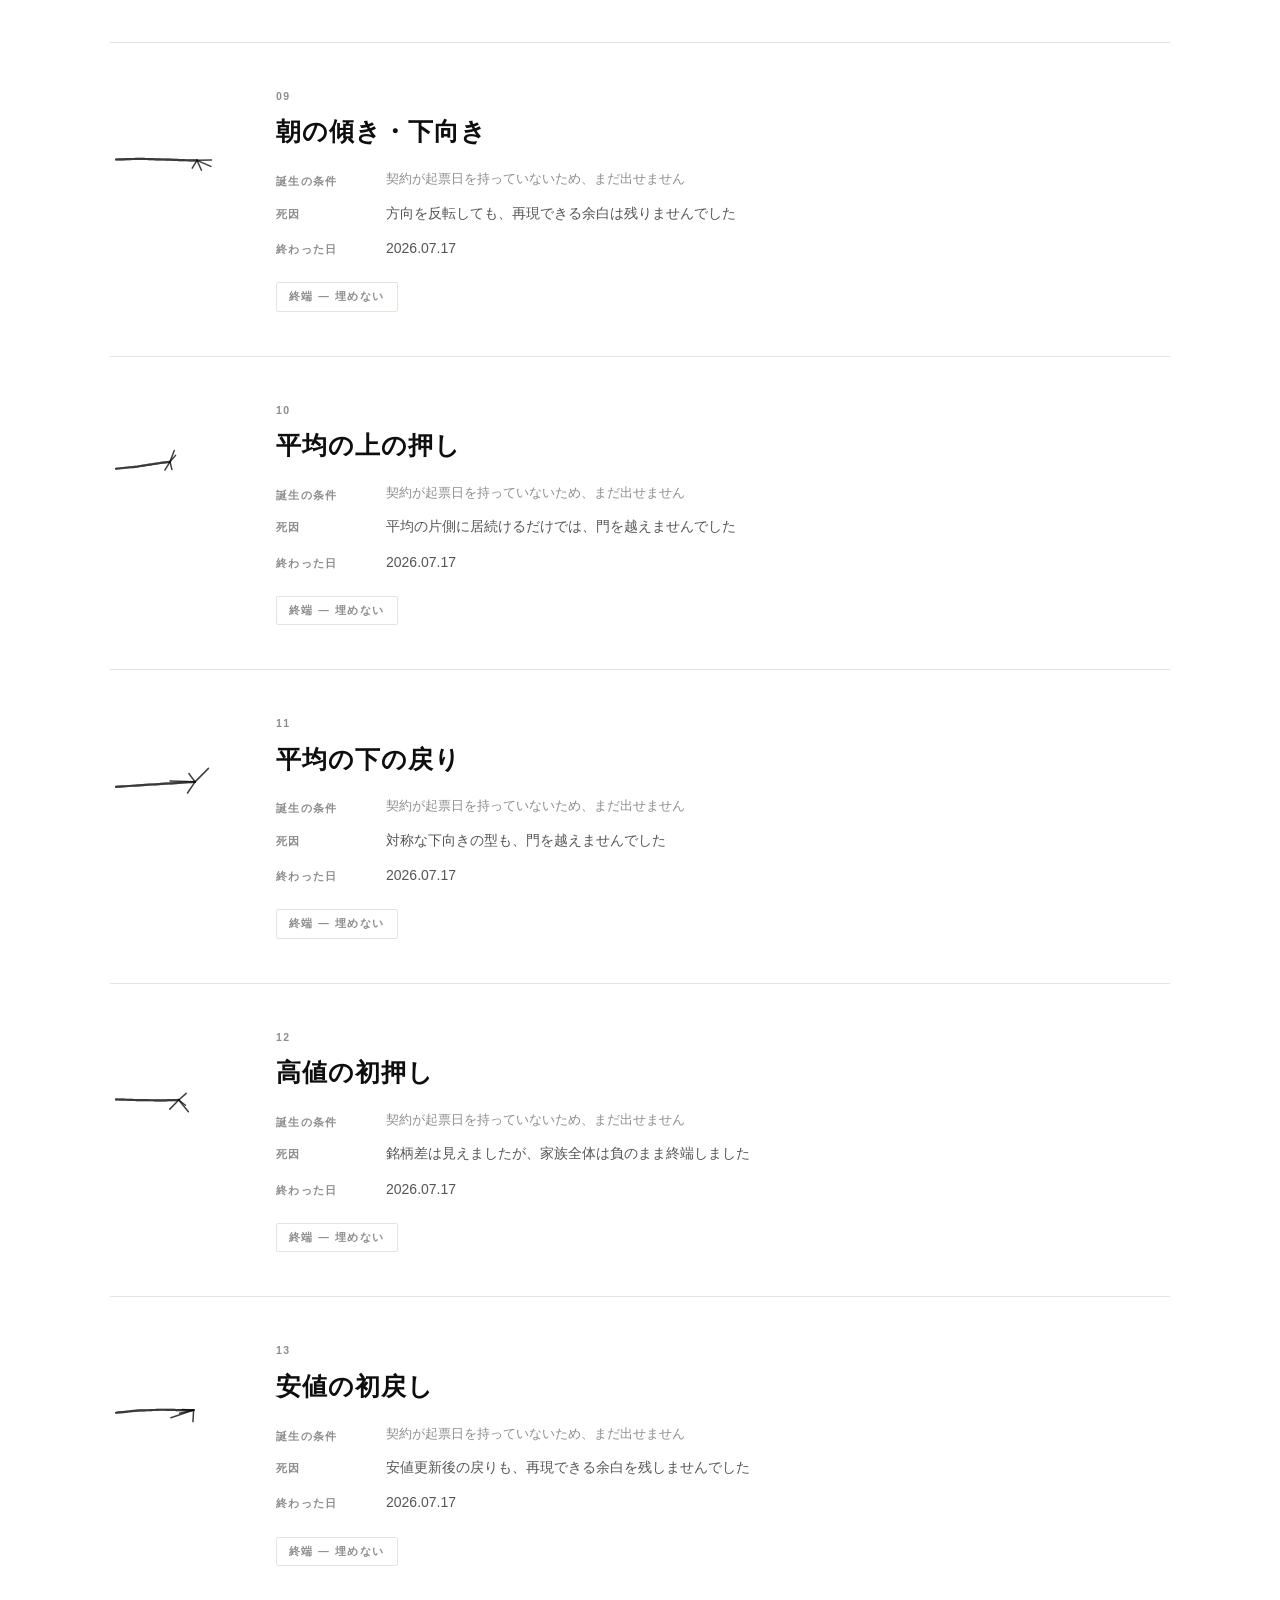
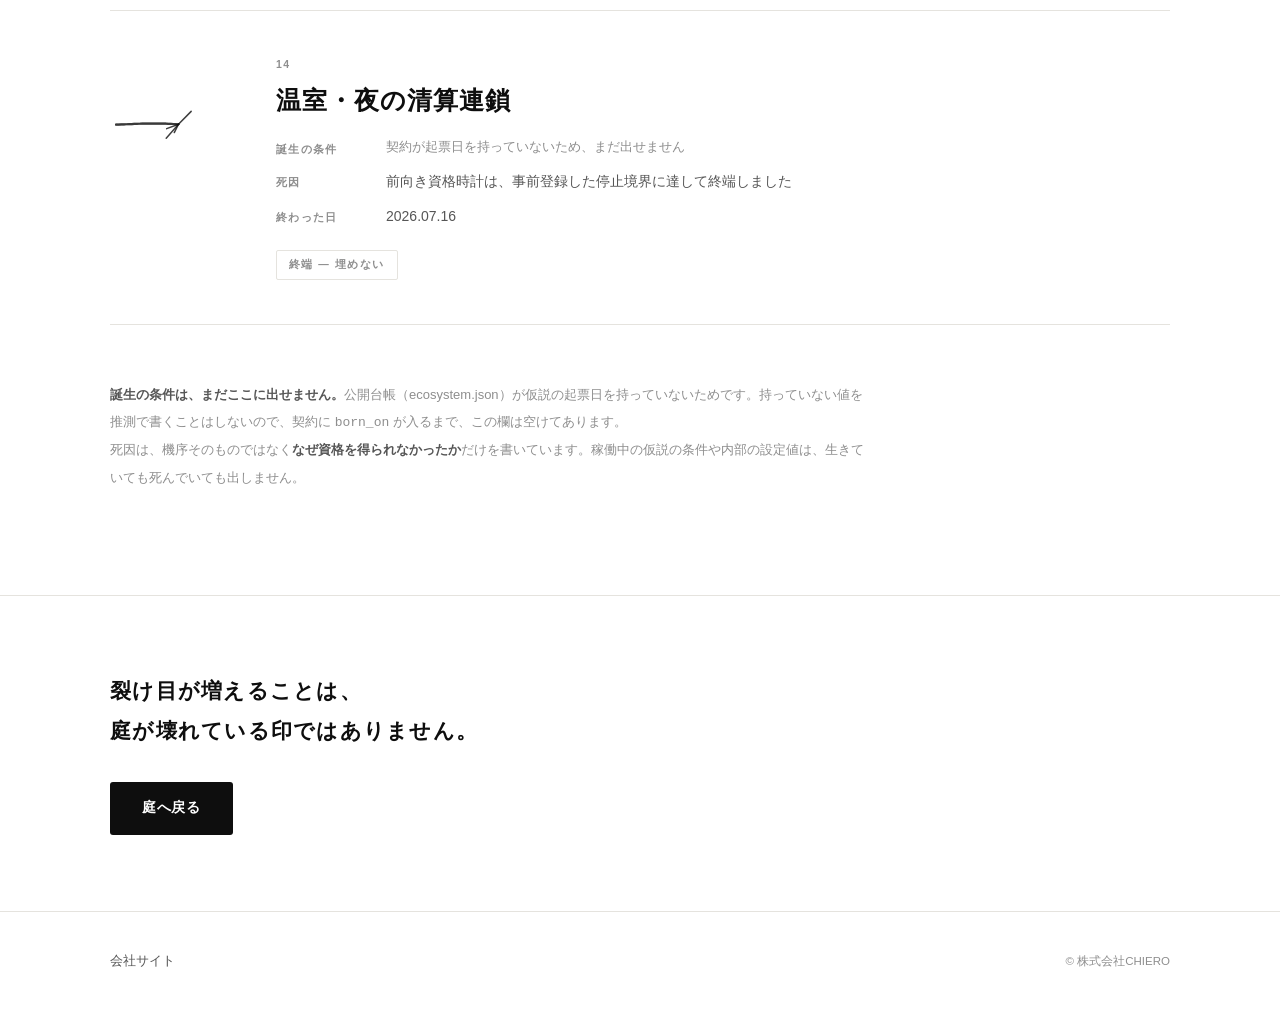
<file: garden/graves.html>
<!DOCTYPE html>
<html lang="ja">
<head>
<meta charset="UTF-8">
<meta name="viewport" content="width=device-width, initial-scale=1.0">
<title>裂け目 — 終わった仮説｜株式会社CHIERO</title>
<meta name="description" content="株式会社CHIEROの庭で、途中で終わった仮説の記録です。死因を一行ずつ刻み、消さずに残しています。">
<meta property="og:type" content="website">
<meta property="og:site_name" content="株式会社CHIERO">
<meta property="og:locale" content="ja_JP">
<meta property="og:title" content="裂け目 — 終わった仮説｜株式会社CHIERO">
<meta property="og:description" content="途中で終わった仮説の記録。死因を一行ずつ刻み、消さずに残しています。">
<meta name="theme-color" content="#FFFFFF">
<link rel="icon" href="data:,">
<style>
/* ============================================================
   裂け目 — 終わった仮説
   ------------------------------------------------------------
   典拠: DESIGN.md。庭と同じ色・同じ二書体・同じ余白。
   赤は一点だけ——「消さない」という約束の一語にのみ差す。
   本文はHTMLに焼いてある。JSは裂け目の絵を足すだけ。
   ============================================================ */
:root{
  --red:#E60012; --red-d:#B8000E; --ink:#0E0E0E; --sub:#565656; --faint:#8E8E8E;
  --paper:#FFFFFF; --alt:#F7F6F3; --line:#E5E3DE;
  --g:"Hiragino Sans","Yu Gothic Medium","Noto Sans JP",-apple-system,BlinkMacSystemFont,sans-serif;
  --m:"Hiragino Mincho ProN","Yu Mincho",serif;
}
*{margin:0;padding:0;box-sizing:border-box}
html{scroll-behavior:smooth}
body{font-family:var(--g);color:var(--ink);background:var(--paper);
  font-size:15.5px;line-height:1.85;font-feature-settings:"palt" 1;-webkit-font-smoothing:antialiased}
a{color:inherit;text-decoration:none}
::selection{background:var(--red);color:#fff}
a:focus-visible{outline:3px solid var(--red);outline-offset:3px;border-radius:3px}
.wrap{max-width:1140px;margin:0 auto;padding:0 40px}

header{position:sticky;top:0;z-index:60;background:rgba(255,255,255,.9);
  backdrop-filter:blur(12px);border-bottom:1px solid var(--line)}
.nav{display:flex;align-items:center;gap:34px;height:72px}
.logo{display:flex;align-items:center;gap:10px;font-weight:700;font-size:16.5px;letter-spacing:.05em}
.logo .sq{width:9px;height:9px;background:var(--red);border-radius:1px;flex:none}
.nav-links{display:flex;gap:28px;font-size:13.5px;font-weight:600;color:var(--sub);margin-left:auto}
.nav-links a:hover{color:var(--red)}
.nav-links a[aria-current]{color:var(--ink)}

/* 序 */
.hero{padding:96px 0 76px;border-bottom:1px solid var(--line)}
.hero h1{font-family:var(--m);font-weight:600;font-size:clamp(30px,5vw,50px);line-height:1.28;
  letter-spacing:.04em;margin-bottom:24px}
.hero p{font-size:15.5px;line-height:2;color:var(--sub);max-width:620px}
/* 赤は一点。「消しません」にだけ差す */
.hero p em{font-style:normal;color:var(--red);font-weight:700}
.fact{display:flex;flex-wrap:wrap;margin-top:52px;border-top:1px solid var(--line);max-width:520px}
.fact div{padding:22px 34px 0 0;margin-right:34px;border-right:1px solid var(--line)}
.fact div:last-child{border-right:none;margin-right:0;padding-right:0}
.fact b{display:block;font-size:clamp(22px,2.4vw,30px);font-weight:700;line-height:1.15;
  font-feature-settings:"tnum"}
.fact i{font-style:normal;font-size:11px;color:var(--faint);letter-spacing:.05em}

section{padding:104px 0}

/* 裂け目のひとつ */
.graves{border-top:1px solid var(--line)}
.grave{display:grid;grid-template-columns:132px 1fr;gap:34px;align-items:start;
  padding:44px 0;border-bottom:1px solid var(--line)}
.grave .zu{position:relative}
.grave canvas{display:block;width:132px;height:96px}
/* JSが死んでも、裂け目の枠だけは畳んで空箱を残さない */
.no-js .grave .zu{display:none}
.no-js .grave{grid-template-columns:1fr}
.grave .no{font-size:10.5px;font-weight:700;letter-spacing:.14em;color:var(--faint);
  font-feature-settings:"tnum";margin-bottom:9px}
.grave h2{font-family:var(--m);font-size:min(25px,5.2vw);font-weight:600;letter-spacing:.04em;
  line-height:1.35;margin-bottom:18px}
.grave dl{display:grid;grid-template-columns:92px 1fr;gap:8px 18px;max-width:720px}
.grave dt{font-size:10.5px;font-weight:700;letter-spacing:.12em;color:var(--faint);padding-top:5px}
.grave dd{font-size:14px;line-height:1.95;color:var(--sub)}
.grave dd.when{font-feature-settings:"tnum"}
.grave dd.gap{color:var(--faint);font-size:12.5px}
.grave .fin{display:inline-block;margin-top:20px;font-size:10.5px;font-weight:700;
  letter-spacing:.14em;color:var(--faint);border:1px solid var(--line);padding:4px 12px;border-radius:2px}

.chu{margin-top:56px;font-size:13px;line-height:2.1;color:var(--faint);max-width:760px}
.chu b{color:var(--sub);font-weight:600}

.back{border-top:1px solid var(--line);padding:76px 0}
.back p{font-family:var(--m);font-size:min(21px,4.6vw);font-weight:600;letter-spacing:.06em;
  line-height:1.9;margin-bottom:30px}
.btn{display:inline-block;background:var(--ink);color:#fff;font-weight:700;font-size:13.5px;
  letter-spacing:.05em;border-radius:3px;padding:14px 32px;transition:background .25s}
.btn:hover{background:var(--red)}
footer{border-top:1px solid var(--line);padding:38px 0}
.foot{display:flex;justify-content:space-between;align-items:center;gap:20px;flex-wrap:wrap}
.foot a{font-size:12.5px;color:var(--sub)}
.foot a:hover{color:var(--red)}
.copy{font-size:11.5px;color:var(--faint)}

@media(max-width:880px){
  .wrap{padding:0 22px}
  .nav{height:60px;gap:16px}
  .nav-links{gap:16px;font-size:12.5px}
  section{padding:64px 0}
  .hero{padding:56px 0 52px}
  .fact{margin-top:34px}
  .fact div{padding:16px 18px 0 0;margin-right:18px}
  .grave{grid-template-columns:1fr;gap:18px;padding:34px 0}
  .grave dl{grid-template-columns:1fr;gap:2px 0}
  .grave dt{padding-top:12px}
}
</style>
</head>
<body class="no-js">

<header>
  <div class="wrap nav">
    <a class="logo" href="https://chiero.jp/"><span class="sq"></span>株式会社CHIERO</a>
    <nav class="nav-links">
      <a href="index.html">庭</a>
      <a href="index.html#list-sec">一覧</a>
      <a href="graves.html" aria-current="page">裂け目</a>
      <a href="https://chiero.jp/">会社サイト</a>
    </nav>
  </div>
</header>

<div class="hero">
  <div class="wrap">
    <h1>途中で終わった道は、<br>裂け目になって残る。</h1>
    <p>庭の道は、仮説が歩いた跡です。歩き切れずに終わった道は、そこで地が割れて止まります。埋めません。ならしません。<em>消しません。</em>ここは、その裂け目をひとつずつ見る場所です。</p>
    <div class="fact">
      <div><b data-f="count">14</b><i>これまでの裂け目</i></div>
      <div><b data-f="filled">0</b><i>埋めた数</i></div>
    </div>
  </div>
</div>

<section>
  <div class="wrap">
    <div class="graves" data-graves>
<!-- BAKE:GRAVES:START -->
      <article class="grave">
        <div class="zu"><canvas></canvas></div>
        <div>
          <p class="no">01</p>
          <h2>価値の床</h2>
          <dl>
        <dt>植えた日</dt><dd class="when">2026.07.15</dd>
        <dt>死因</dt><dd>対照では差が見えたが、資格には使えませんでした</dd>
        <dt>終わった日</dt><dd class="when">2026.07.15</dd>
          </dl>
          <span class="fin">終端 — 埋めない</span>
        </div>
      </article>
      <article class="grave">
        <div class="zu"><canvas></canvas></div>
        <div>
          <p class="no">02</p>
          <h2>期限の盲流</h2>
          <dl>
        <dt>植えた日</dt><dd class="when">2026.07.15</dd>
        <dt>死因</dt><dd>独立した出来事が足りず、追加購入を見送って終端しました</dd>
        <dt>終わった日</dt><dd class="when">2026.07.16</dd>
          </dl>
          <span class="fin">終端 — 埋めない</span>
        </div>
      </article>
      <article class="grave">
        <div class="zu"><canvas></canvas></div>
        <div>
          <p class="no">03</p>
          <h2>出来高の火花</h2>
          <dl>
        <dt>植えた日</dt><dd class="when">2026.07.15</dd>
        <dt>死因</dt><dd>現象は残りましたが、費用と誤差の門を越えませんでした</dd>
        <dt>終わった日</dt><dd class="when">2026.07.15</dd>
          </dl>
          <span class="fin">終端 — 埋めない</span>
        </div>
      </article>
      <article class="grave">
        <div class="zu"><canvas></canvas></div>
        <div>
          <p class="no">04</p>
          <h2>銘柄ごとの手触り</h2>
          <dl>
        <dt>植えた日</dt><dd class="when">2026.07.17</dd>
        <dt>死因</dt><dd>測定に必要な反復数へ届かず、存在を決めずに終端しました</dd>
        <dt>終わった日</dt><dd class="when">2026.07.17</dd>
          </dl>
          <span class="fin">終端 — 埋めない</span>
        </div>
      </article>
      <article class="grave">
        <div class="zu"><canvas></canvas></div>
        <div>
          <p class="no">05</p>
          <h2>週をまたがない流れ</h2>
          <dl>
        <dt>植えた日</dt><dd class="when">2026.07.17</dd>
        <dt>死因</dt><dd>十の流れを測り、費用と誤差の門を越えるものはありませんでした</dd>
        <dt>終わった日</dt><dd class="when">2026.07.17</dd>
          </dl>
          <span class="fin">終端 — 埋めない</span>
        </div>
      </article>
      <article class="grave">
        <div class="zu"><canvas></canvas></div>
        <div>
          <p class="no">06</p>
          <h2>定時金利の偏り</h2>
          <dl>
        <dt>植えた日</dt><dd class="when">2026.07.18</dd>
        <dt>死因</dt><dd>極端な偏りを六つの窓で測りましたが、誤差の門を越えませんでした</dd>
        <dt>終わった日</dt><dd class="when">2026.07.18</dd>
          </dl>
          <span class="fin">終端 — 埋めない</span>
        </div>
      </article>
      <article class="grave">
        <div class="zu"><canvas></canvas></div>
        <div>
          <p class="no">07</p>
          <h2>月替わりの流れ</h2>
          <dl>
        <dt>植えた日</dt><dd class="when">2026.07.18</dd>
        <dt>死因</dt><dd>かつての季節性は年々薄れ、近年は符号まで反転しました</dd>
        <dt>終わった日</dt><dd class="when">2026.07.18</dd>
          </dl>
          <span class="fin">終端 — 埋めない</span>
        </div>
      </article>
      <article class="grave">
        <div class="zu"><canvas></canvas></div>
        <div>
          <p class="no">08</p>
          <h2>朝の傾き・上向き</h2>
          <dl>
        <dt>植えた日</dt><dd class="when">2026.07.17</dd>
        <dt>死因</dt><dd>薄い摩擦でも、月をまたぐ安定性を残しませんでした</dd>
        <dt>終わった日</dt><dd class="when">2026.07.17</dd>
          </dl>
          <span class="fin">終端 — 埋めない</span>
        </div>
      </article>
      <article class="grave">
        <div class="zu"><canvas></canvas></div>
        <div>
          <p class="no">09</p>
          <h2>朝の傾き・下向き</h2>
          <dl>
        <dt>植えた日</dt><dd class="when">2026.07.17</dd>
        <dt>死因</dt><dd>方向を反転しても、再現できる余白は残りませんでした</dd>
        <dt>終わった日</dt><dd class="when">2026.07.17</dd>
          </dl>
          <span class="fin">終端 — 埋めない</span>
        </div>
      </article>
      <article class="grave">
        <div class="zu"><canvas></canvas></div>
        <div>
          <p class="no">10</p>
          <h2>平均の上の押し</h2>
          <dl>
        <dt>植えた日</dt><dd class="when">2026.07.17</dd>
        <dt>死因</dt><dd>平均の片側に居続けるだけでは、門を越えませんでした</dd>
        <dt>終わった日</dt><dd class="when">2026.07.17</dd>
          </dl>
          <span class="fin">終端 — 埋めない</span>
        </div>
      </article>
      <article class="grave">
        <div class="zu"><canvas></canvas></div>
        <div>
          <p class="no">11</p>
          <h2>平均の下の戻り</h2>
          <dl>
        <dt>植えた日</dt><dd class="when">2026.07.17</dd>
        <dt>死因</dt><dd>対称な下向きの型も、門を越えませんでした</dd>
        <dt>終わった日</dt><dd class="when">2026.07.17</dd>
          </dl>
          <span class="fin">終端 — 埋めない</span>
        </div>
      </article>
      <article class="grave">
        <div class="zu"><canvas></canvas></div>
        <div>
          <p class="no">12</p>
          <h2>高値の初押し</h2>
          <dl>
        <dt>植えた日</dt><dd class="when">2026.07.17</dd>
        <dt>死因</dt><dd>銘柄差は見えましたが、家族全体は負のまま終端しました</dd>
        <dt>終わった日</dt><dd class="when">2026.07.17</dd>
          </dl>
          <span class="fin">終端 — 埋めない</span>
        </div>
      </article>
      <article class="grave">
        <div class="zu"><canvas></canvas></div>
        <div>
          <p class="no">13</p>
          <h2>安値の初戻し</h2>
          <dl>
        <dt>植えた日</dt><dd class="when">2026.07.17</dd>
        <dt>死因</dt><dd>安値更新後の戻りも、再現できる余白を残しませんでした</dd>
        <dt>終わった日</dt><dd class="when">2026.07.17</dd>
          </dl>
          <span class="fin">終端 — 埋めない</span>
        </div>
      </article>
      <article class="grave">
        <div class="zu"><canvas></canvas></div>
        <div>
          <p class="no">14</p>
          <h2>温室・夜の清算連鎖</h2>
          <dl>
        <dt>植えた日</dt><dd class="when">2026.07.16</dd>
        <dt>死因</dt><dd>前向き資格時計は、事前登録した停止境界に達して終端しました</dd>
        <dt>終わった日</dt><dd class="when">2026.07.16</dd>
          </dl>
          <span class="fin">終端 — 埋めない</span>
        </div>
      </article>
<!-- BAKE:GRAVES:END -->
    </div>

    <p class="chu">
      <b>誕生の条件は、まだここに出せません。</b>公開台帳（ecosystem.json）が仮説の起票日を持っていないためです。持っていない値を推測で書くことはしないので、契約に <code>born_on</code> が入るまで、この欄は空けてあります。<br>
      死因は、機序そのものではなく<b>なぜ資格を得られなかったか</b>だけを書いています。稼働中の仮説の条件や内部の設定値は、生きていても死んでいても出しません。
    </p>
  </div>
</section>

<div class="back">
  <div class="wrap">
    <p>裂け目が増えることは、<br>庭が壊れている印ではありません。</p>
    <a class="btn" href="index.html">庭へ戻る</a>
  </div>
</div>

<footer>
  <div class="wrap foot">
    <a href="https://chiero.jp/">会社サイト</a>
    <span class="copy">© 株式会社CHIERO</span>
  </div>
</footer>

<script src="graves.js" type="module"></script>
</body>
</html>
</file>
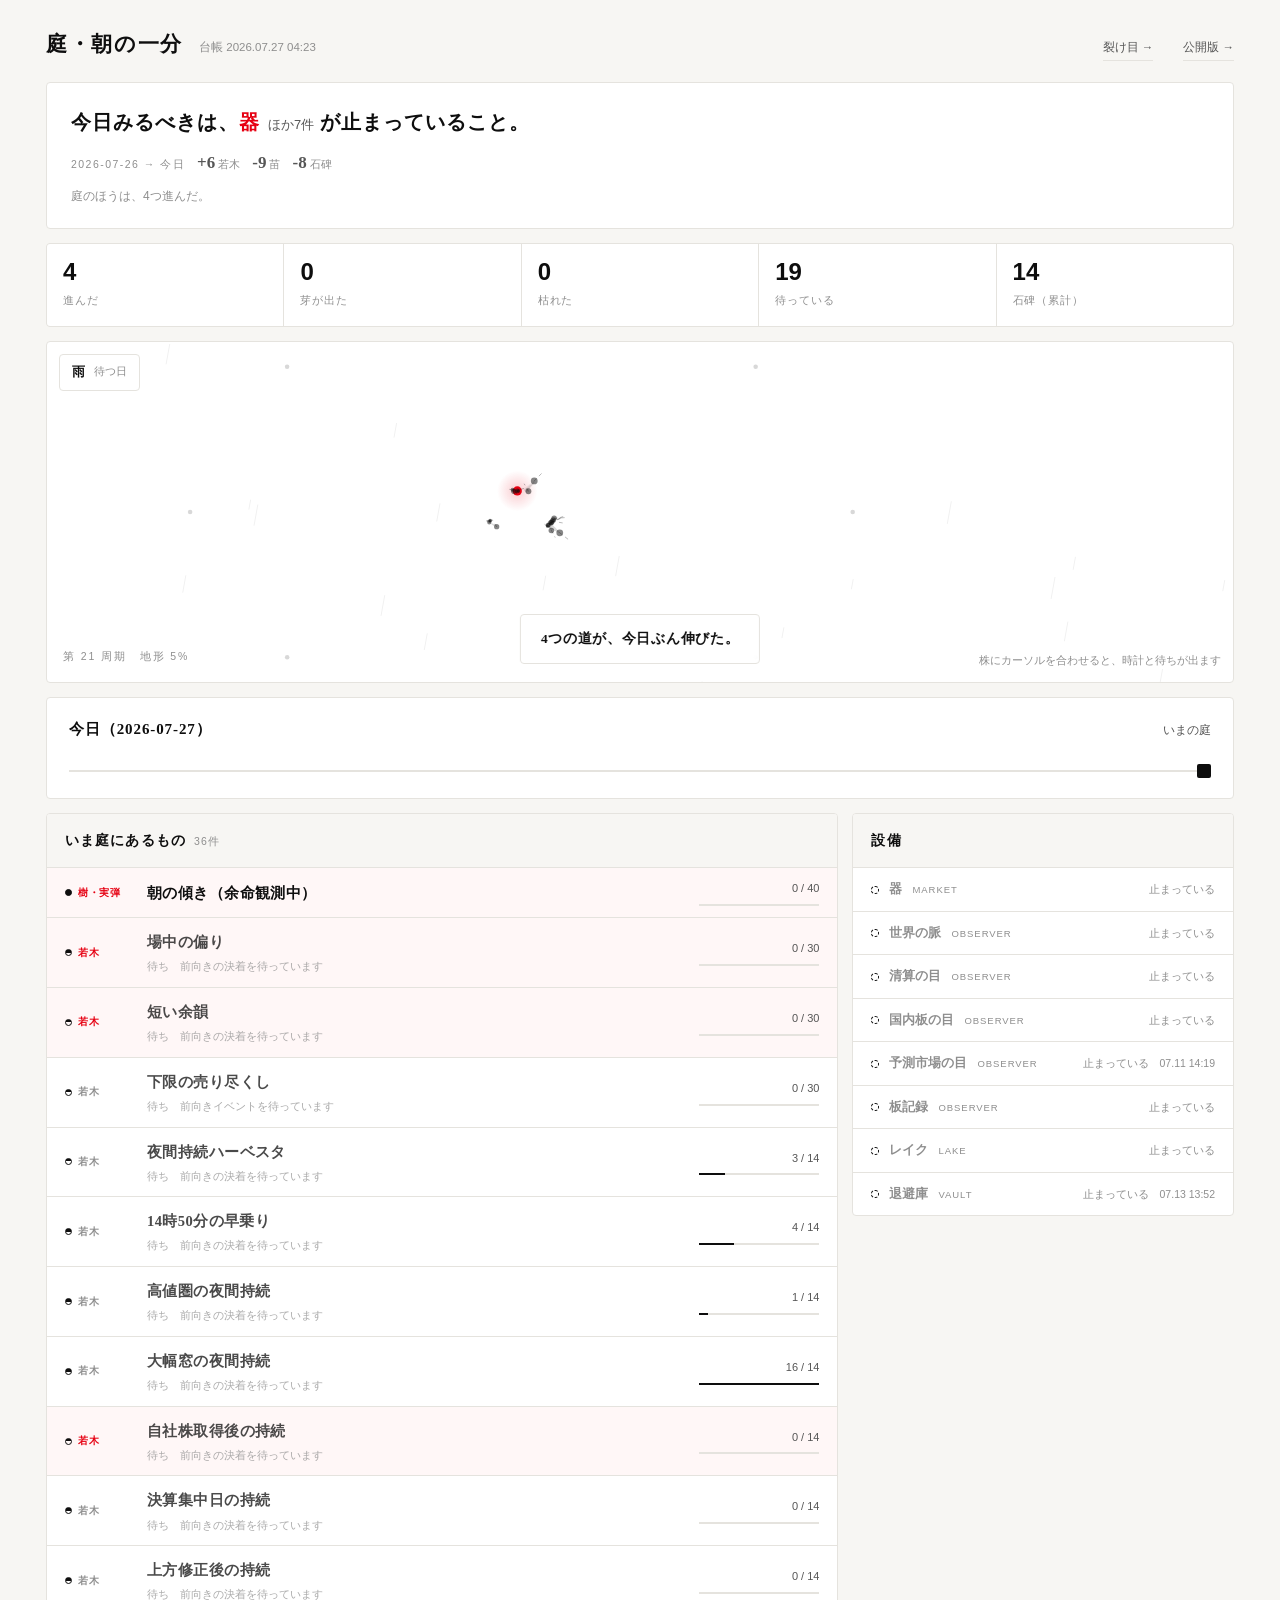
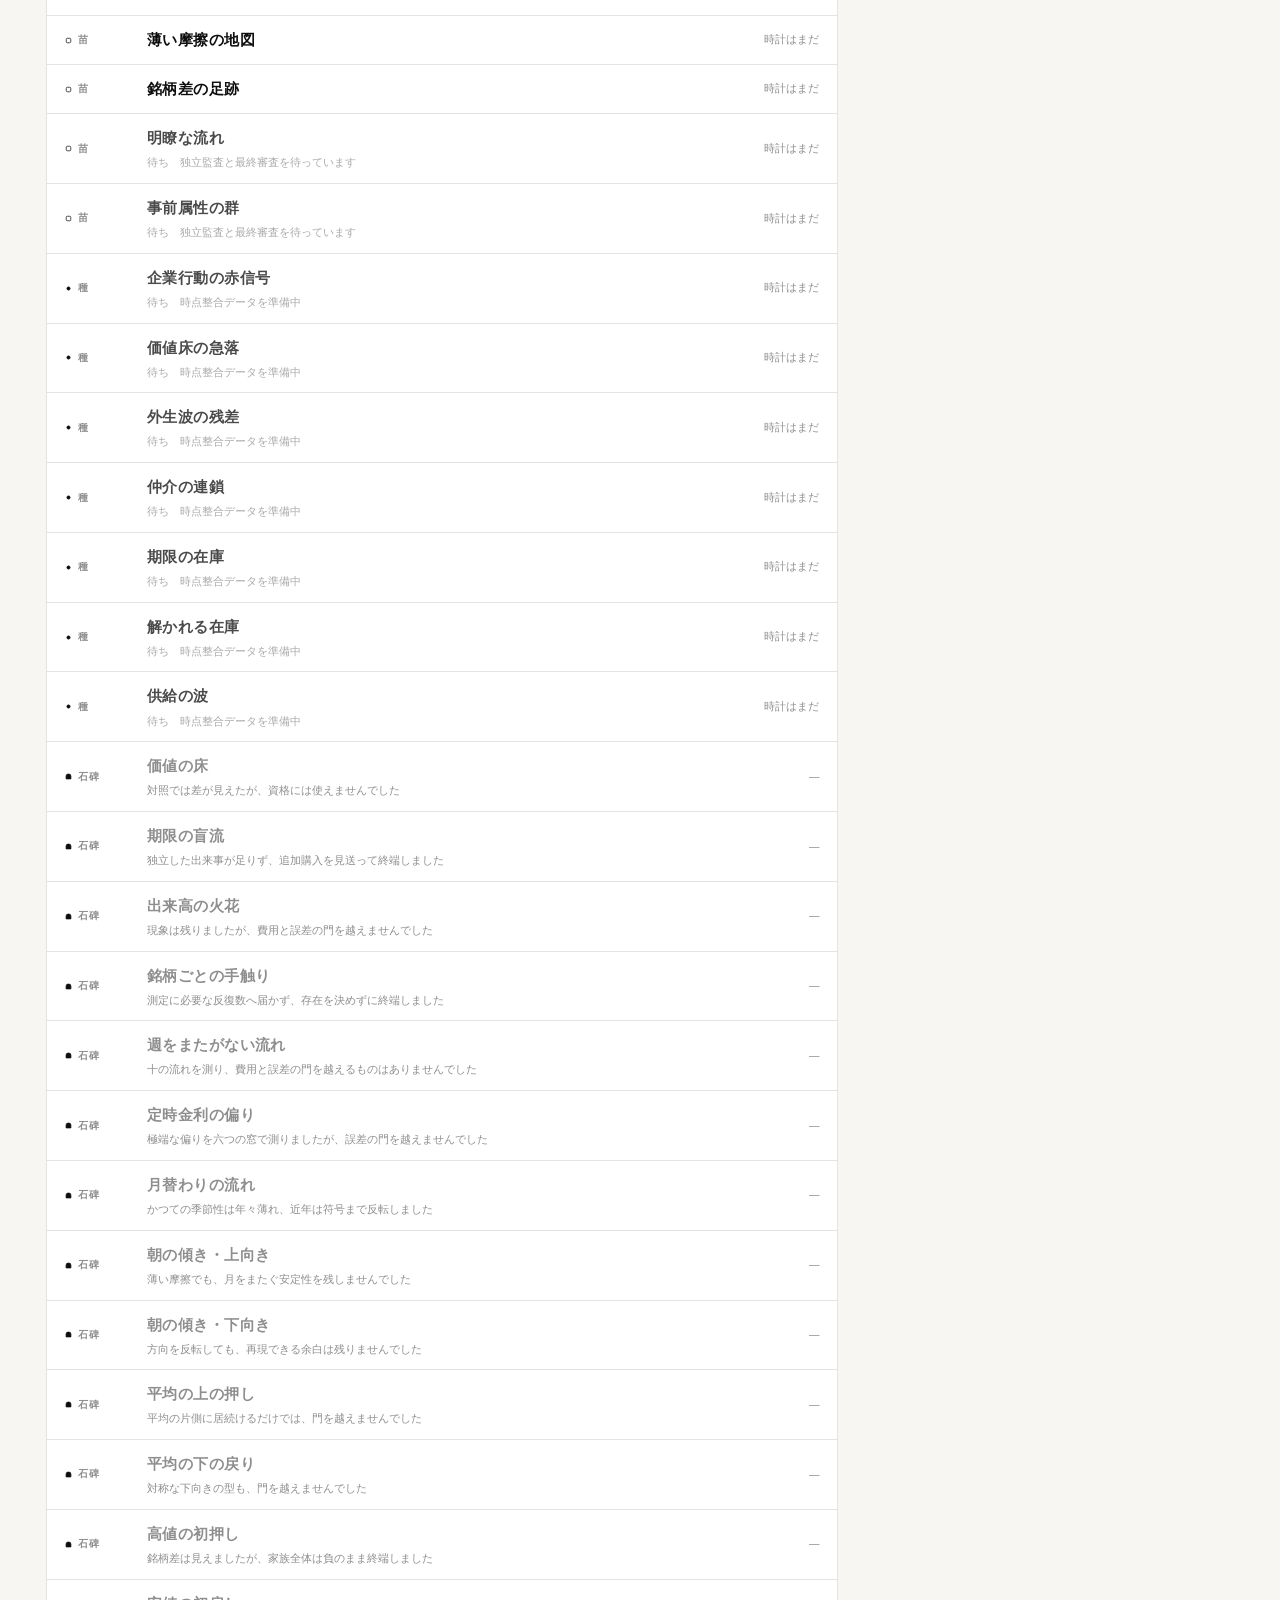
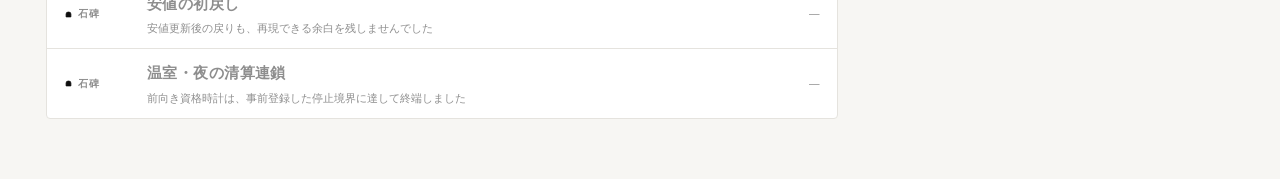
<file: garden/owner.html>
<!DOCTYPE html>
<html lang="ja">
<head>
<meta charset="UTF-8">
<meta name="viewport" content="width=device-width, initial-scale=1.0">
<meta name="robots" content="noindex,nofollow">
<title>庭・朝の一分</title>
<link rel="icon" href="data:,">
<style>
/* ============================================================
   本人用ビュー — 毎朝1分の主接触面
   ------------------------------------------------------------
   公開版と同じデータ・同じ色・同じ書体。違うのは密度だけ。
   ここは対外の面ではないので、情報を詰めてよい。ただし
   「赤は詰まりを取る一点」の掟は守る——赤いのは、今日あなたが
   見るべき一点（実弾の樹）だけ。
   ============================================================ */
:root{
  --red:#E60012; --red-d:#B8000E; --ink:#0E0E0E; --sub:#565656; --faint:#8E8E8E;
  --paper:#FFFFFF; --alt:#F7F6F3; --line:#E5E3DE;
  --g:"Hiragino Sans","Yu Gothic Medium","Noto Sans JP",-apple-system,BlinkMacSystemFont,sans-serif;
  --m:"Hiragino Mincho ProN","Yu Mincho",serif;
}
*{margin:0;padding:0;box-sizing:border-box}
body{font-family:var(--g);color:var(--ink);background:var(--alt);font-size:14px;line-height:1.8;
  font-feature-settings:"palt" 1;-webkit-font-smoothing:antialiased}
a{color:inherit;text-decoration:none}
.wrap{max-width:1240px;margin:0 auto;padding:26px 26px 60px}

/* ---- 上段 ---- */
.top{display:flex;align-items:baseline;gap:16px;margin-bottom:18px;flex-wrap:wrap}
.top h1{font-family:var(--m);font-size:21px;font-weight:600;letter-spacing:.08em}
.top .when{font-size:11.5px;color:var(--faint);font-feature-settings:"tnum"}
.top .pub{margin-left:auto;font-size:11.5px;color:var(--sub);border-bottom:1px solid var(--line);padding-bottom:2px}
.top .pub:hover{color:var(--red);border-color:var(--red)}

/* ---- 今日の一行。ここだけ読めば終わる ---- */
.head{background:var(--paper);border:1px solid var(--line);border-radius:4px;padding:22px 24px;margin-bottom:14px}
.head p{font-family:var(--m);font-size:min(20px,4.4vw);font-weight:600;letter-spacing:.05em;line-height:1.7}
.head p em{font-style:normal;color:var(--red)}
/* 二つ目以降は名指ししない。赤は一点に保つ */
.head p .rest{font-family:var(--g);font-size:13px;font-weight:400;color:var(--sub);margin-left:8px;letter-spacing:0}
.head .sub{font-family:var(--g);font-size:12px;font-weight:400;color:var(--faint);letter-spacing:0;margin-top:8px}
/* 昨日→今日の最小差分。一行目の直下に常設する（勾配はここに宿る） */
.head .kinou{font-family:var(--g);font-size:12.5px;font-weight:400;letter-spacing:0;
  margin-top:10px;display:flex;align-items:baseline;gap:12px;flex-wrap:wrap;color:var(--sub)}
.head .kinou .lbl{font-size:10.5px;letter-spacing:.14em;color:var(--faint)}
.head .kinou .it{display:inline-flex;align-items:baseline;gap:3px}
.head .kinou .it b{font-family:var(--m);font-size:17px;font-weight:600;font-feature-settings:"tnum"}
.head .kinou .it small{font-size:10.5px;color:var(--faint)}
.head .kinou .flat{font-size:12px;color:var(--faint)}

/* ---- 帯 ---- */
.delta{display:grid;grid-template-columns:repeat(5,1fr);gap:1px;background:var(--line);
  border:1px solid var(--line);border-radius:4px;overflow:hidden;margin-bottom:14px}
.delta div{background:var(--paper);padding:14px 16px}
.delta b{display:block;font-size:24px;font-weight:700;line-height:1.2;font-feature-settings:"tnum"}
.delta i{font-style:normal;font-size:10.5px;color:var(--faint);letter-spacing:.08em}
/* 帯に赤は置かない。赤は「今日みるべき一行」に一点だけ残す */

/* ---- 庭 ---- */
.garden{position:relative;border:1px solid var(--line);border-radius:4px;background:var(--paper);
  overflow:hidden;margin-bottom:14px}
#niwa{display:block;width:100%;height:min(40vw,340px)}
.tenki{position:absolute;top:12px;left:12px;display:flex;align-items:center;gap:8px;
  background:rgba(255,255,255,.9);border:1px solid var(--line);border-radius:4px;padding:6px 12px}
.tenki b{font-family:var(--m);font-size:12.5px;font-weight:600;letter-spacing:.08em}
.tenki span{font-size:11px;color:var(--faint)}
.hint{position:absolute;right:12px;bottom:12px;font-size:10.5px;color:var(--faint)}


/* ---------- 庭が語る。参考作品の下部ティッカーに当たる ---------- */
.katari{position:absolute;left:50%;bottom:18px;transform:translateX(-50%);max-width:min(560px,86%);
  background:rgba(255,255,255,.9);backdrop-filter:blur(8px);border:1px solid var(--line);
  border-radius:4px;padding:12px 20px;text-align:center}
.katari p{font-family:var(--m);font-size:13.5px;font-weight:600;letter-spacing:.05em;line-height:1.8;
  opacity:0;transition:opacity .42s ease}
.katari p[data-on="1"]{opacity:1}
/* 周期。世界が回り続けていることの目盛り */
.shuki{position:absolute;left:16px;bottom:16px;font-size:10.5px;letter-spacing:.18em;color:var(--faint);
  font-feature-settings:"tnum"}

/* ---- タイムラプス ---- */
.lapse{background:var(--paper);border:1px solid var(--line);border-radius:4px;padding:18px 22px;margin-bottom:14px}
.lapse-top{display:flex;align-items:baseline;gap:14px;flex-wrap:wrap;margin-bottom:12px}
.lapse-top b{font-family:var(--m);font-size:15px;font-weight:600;letter-spacing:.06em}
.lapse-top .d{margin-left:auto;font-size:11.5px;color:var(--sub);display:flex;gap:10px;flex-wrap:wrap;align-items:baseline}
.lapse-item{display:inline-flex;align-items:baseline;gap:3px}
.lapse-item b{font-family:var(--m);font-size:15px;font-feature-settings:"tnum"}
.lapse-item small{font-size:10px;color:var(--faint)}
.lapse input[type=range]{-webkit-appearance:none;appearance:none;width:100%;height:2px;background:var(--line);outline:none}
.lapse input[type=range]::-webkit-slider-thumb{-webkit-appearance:none;appearance:none;width:14px;height:14px;
  border-radius:2px;background:var(--ink);cursor:pointer}
.lapse input[type=range]:disabled::-webkit-slider-thumb{background:var(--line)}
.lapse-note{font-size:11px;color:var(--faint);margin-top:10px;line-height:1.8}
.lapse[data-state="ready"] .lapse-note{display:none}
.lapse[data-state="thin"] .d{display:none}

/* ---- 二列 ---- */
.cols{display:grid;grid-template-columns:1.35fr .65fr;gap:14px;align-items:start}
.panel{background:var(--paper);border:1px solid var(--line);border-radius:4px;overflow:hidden}
.panel h2{font-family:var(--m);font-size:14px;font-weight:600;letter-spacing:.08em;
  padding:14px 18px;border-bottom:1px solid var(--line);background:var(--alt)}
.panel h2 span{font-size:10.5px;color:var(--faint);font-family:var(--g);margin-left:8px;font-weight:400}

/* 一覧。密度優先 */
.row{display:grid;grid-template-columns:70px 1fr 120px;gap:12px;align-items:center;
  padding:11px 18px;border-bottom:1px solid var(--line);font-size:13px}
.row:last-child{border-bottom:none}
.row:hover{background:var(--alt)}
.row .stage{font-size:10px;font-weight:700;letter-spacing:.06em;color:var(--faint);
  display:flex;align-items:center;gap:6px}
.row .stage i{width:7px;height:7px;flex:none;border:1px solid var(--ink);border-radius:50%;font-style:normal}
.row[data-stage="seed"] .stage i{background:var(--ink);transform:scale(.55)}
.row[data-stage="sprout"] .stage i{border-radius:50% 50% 50% 0;transform:rotate(45deg) scale(.8)}
.row[data-stage="sapling"] .stage i{border-radius:2px;transform:scale(.75)}
.row[data-stage="young_tree"] .stage i{background:linear-gradient(var(--ink) 50%,transparent 50%)}
.row[data-stage="tree"] .stage i{background:var(--ink)}
.row[data-stage="monument"] .stage i{border-radius:3px 3px 0 0;background:var(--ink);transform:scale(.8)}
.row .name{font-family:var(--m);font-size:14.5px;font-weight:600;letter-spacing:.03em}
.row .epi,.row .fuda{display:block;font-family:var(--g);font-size:11px;font-weight:400;
  color:var(--faint);letter-spacing:0;line-height:1.7;margin-top:2px}
.row .fuda::before{content:"待ち　"}
.row .clock{font-size:11px;color:var(--sub);font-feature-settings:"tnum";text-align:right}
.row .clock .bar{display:block;height:2px;background:var(--line);margin-top:5px;position:relative}
.row .clock .bar i{position:absolute;inset:0 auto 0 0;background:var(--ink)}
.row .clock .none{color:var(--faint);font-size:10.5px}
.row[data-state="yellow"] .name{opacity:.75}
.row[data-state="red"] .name{opacity:.55}
.row[data-state="gray"] .name{color:var(--faint)}
/* 今日動いたものに印。ここが勾配 */
.row[data-moved="1"]{background:rgba(230,0,18,.03)}
.row[data-moved="1"] .stage{color:var(--red)}

/* 設備 */
.organ{display:flex;align-items:center;gap:10px;padding:10px 18px;border-bottom:1px solid var(--line);font-size:12.5px}
.organ:last-child{border-bottom:none}
.organ .dot{width:8px;height:8px;flex:none;border-radius:50%;border:1px solid var(--ink)}
.organ[data-status="green"] .dot{background:var(--ink)}
.organ[data-status="yellow"] .dot{background:linear-gradient(var(--ink) 50%,transparent 50%)}
.organ[data-status="red"] .dot{background:transparent;border-style:dashed}
.organ b{font-weight:600;font-size:12.5px}
.organ .k{font-size:9.5px;color:var(--faint);letter-spacing:.1em}
.organ .t{margin-left:auto;font-size:10.5px;color:var(--faint);font-feature-settings:"tnum"}
.organ[data-status="red"] b{color:var(--faint)}

@media(max-width:900px){
  .delta{grid-template-columns:1fr 1fr 1fr}
  .cols{grid-template-columns:1fr}
  #niwa{height:52vw}
  .row{grid-template-columns:60px 1fr;gap:8px}
  .row .clock{grid-column:2;text-align:left}
}
</style>
</head>
<body>
<div class="wrap">
  <div class="top">
    <h1>庭・朝の一分</h1>
    <span class="when" data-when>—</span>
    <a class="pub" href="graves.html">裂け目 →</a>
    <a class="pub" style="margin-left:14px" href="index.html">公開版 →</a>
  </div>

  <div class="head">
    <p data-head>　</p>
    <p class="kinou" data-kinou>　</p>
    <p class="sub" data-head-sub>　</p>
  </div>

  <div class="delta" data-delta>
    <div><b data-d="advanced">0</b><i>進んだ</i></div>
    <div><b data-d="born">0</b><i>芽が出た</i></div>
    <div><b data-d="died">0</b><i>枯れた</i></div>
    <div><b data-d="blocked">0</b><i>待っている</i></div>
    <div><b data-total-monument>0</b><i>石碑（累計）</i></div>
  </div>

  <div class="garden">
    <canvas id="niwa" aria-hidden="true"></canvas>
    <p class="tenki" data-tenki><b>—</b><span></span></p>
    <span class="hint">株にカーソルを合わせると、時計と待ちが出ます</span>
      <p class="shuki" data-shuki>　</p>
      <div class="katari"><p data-katari>　</p></div>

  </div>

  <div class="lapse" data-lapse data-state="thin">
    <p class="lapse-top"><b data-lapse-label>今日</b><span class="d" data-lapse-diff></span></p>
    <input type="range" min="0" max="0" value="0" step="1" disabled aria-label="庭を遡る日付">
    <p class="lapse-note" data-lapse-note>履歴はまだ今日ぶんだけです。</p>
  </div>

  <div class="cols">
    <div class="panel">
      <h2>いま庭にあるもの<span data-count></span></h2>
      <div data-list></div>
    </div>
    <div class="panel">
      <h2>設備</h2>
      <div data-organs></div>
    </div>
  </div>
</div>
<script src="owner.js" type="module"></script>
</body>
</html>
</file>
